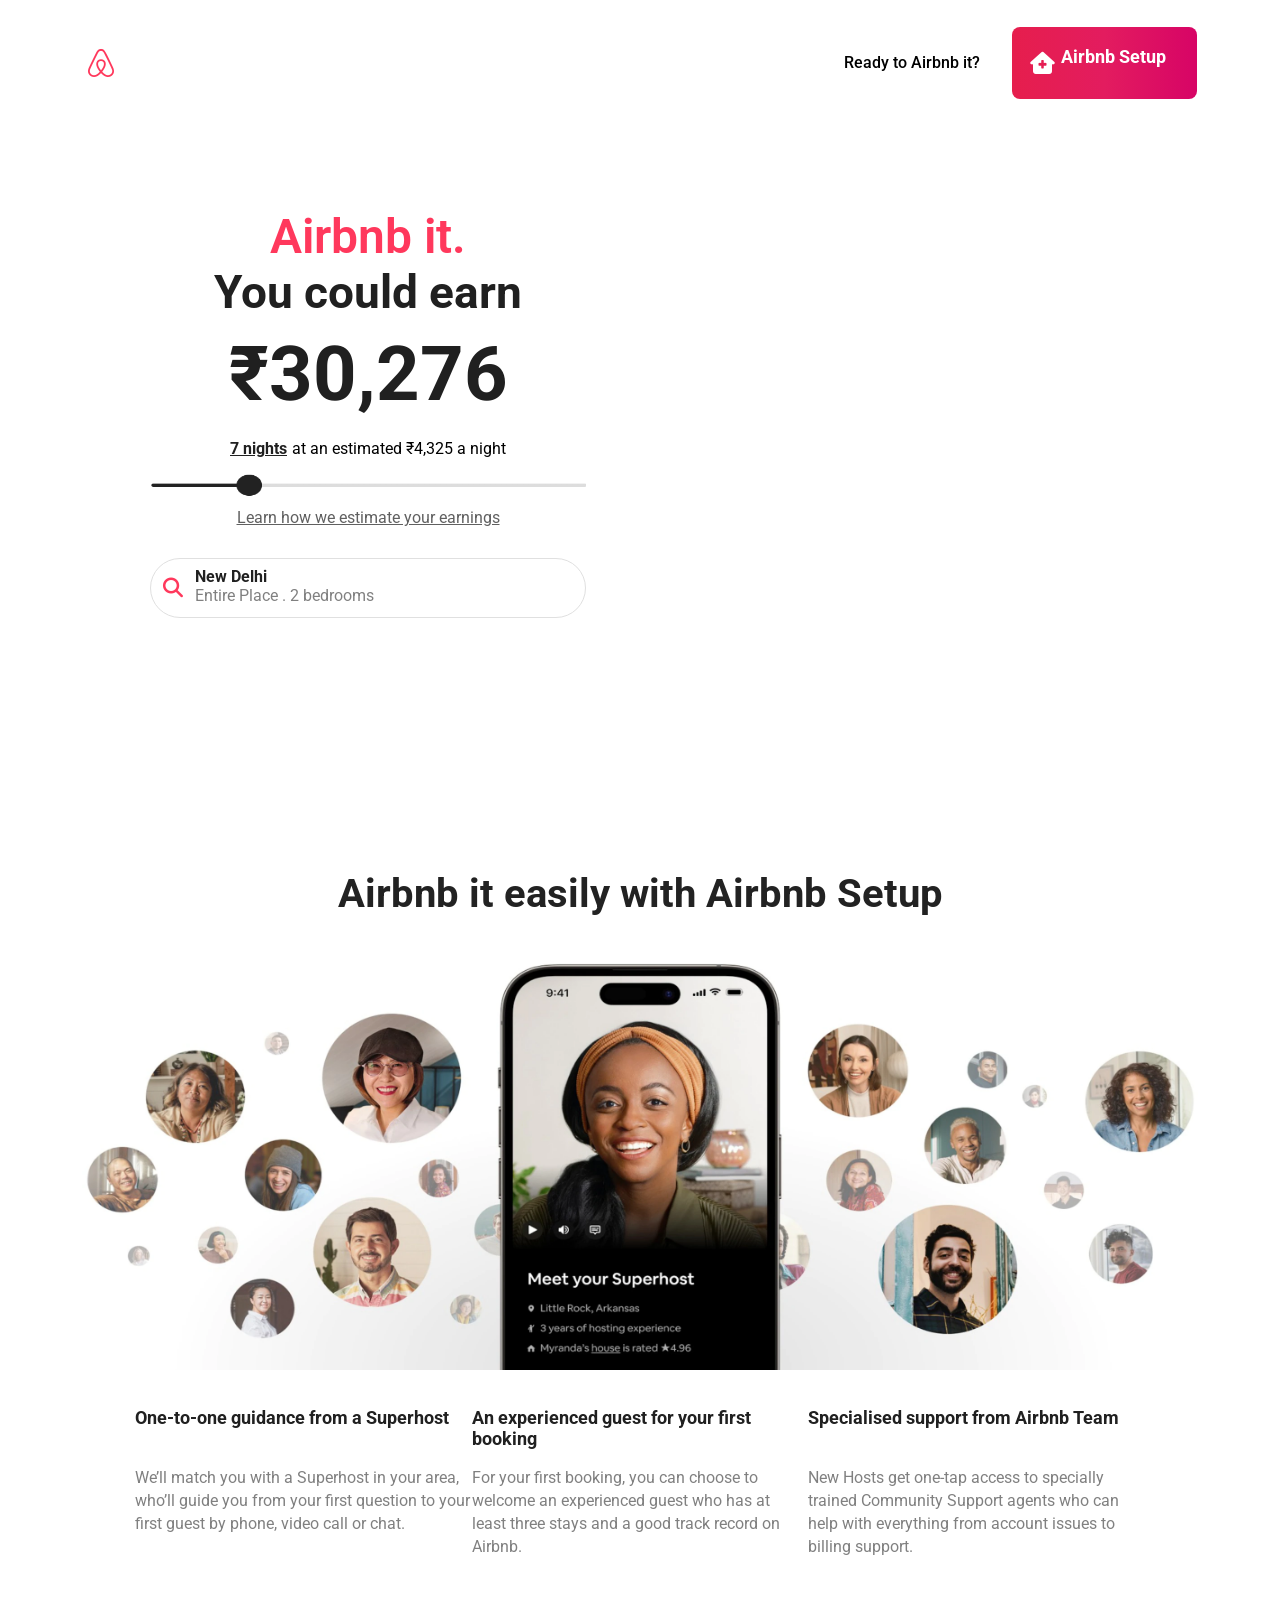
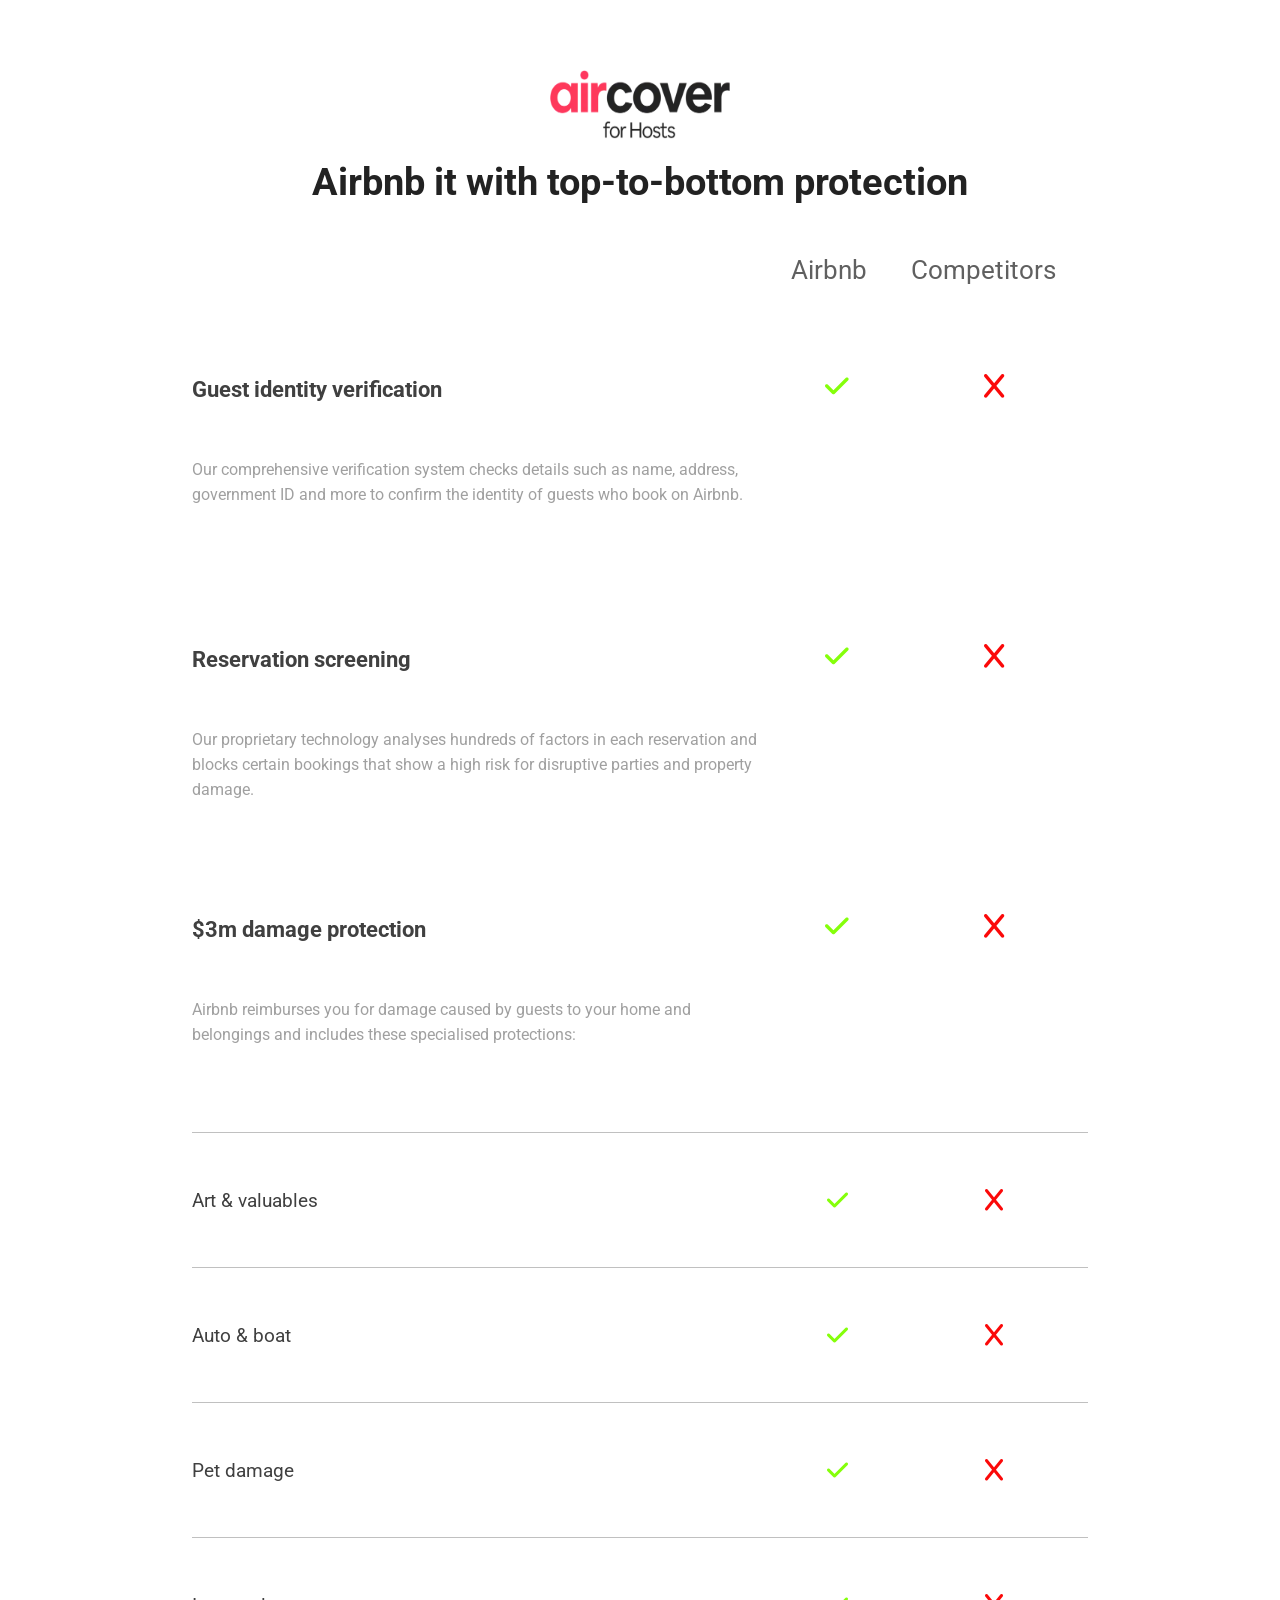
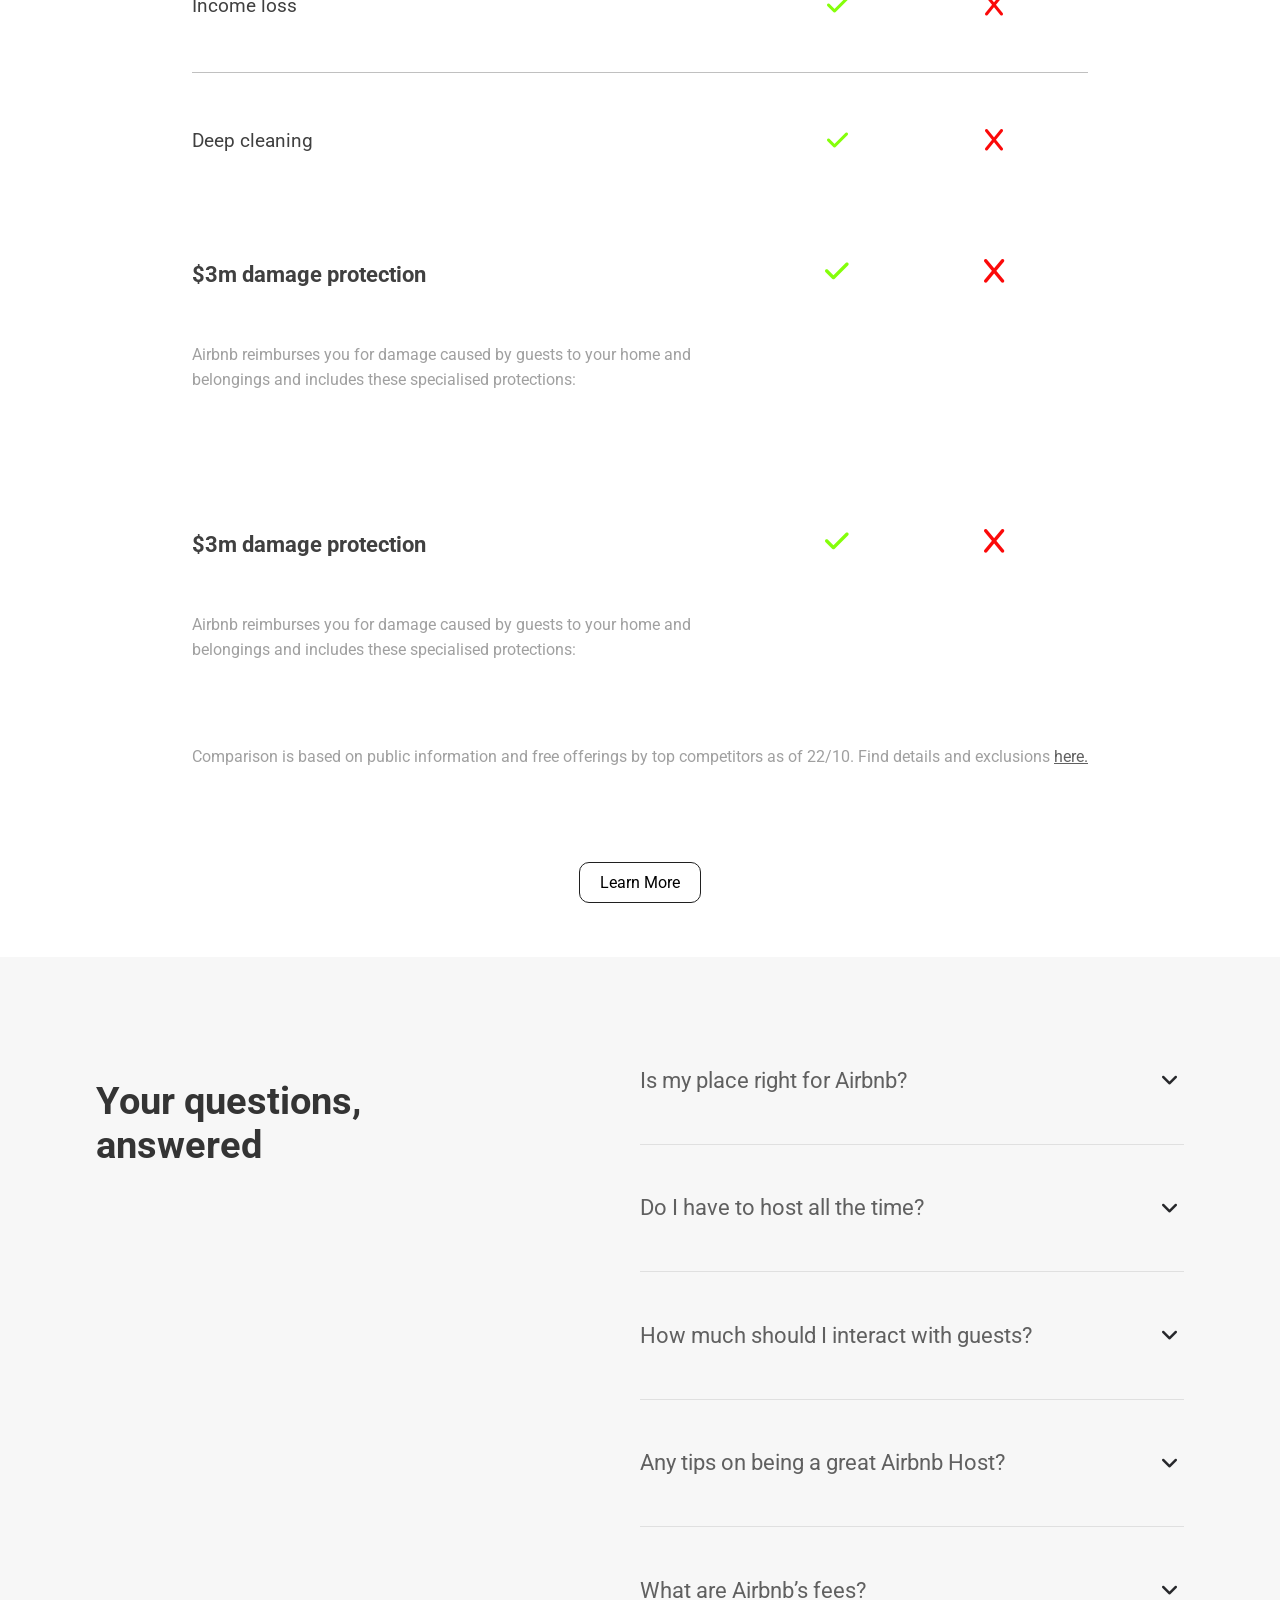
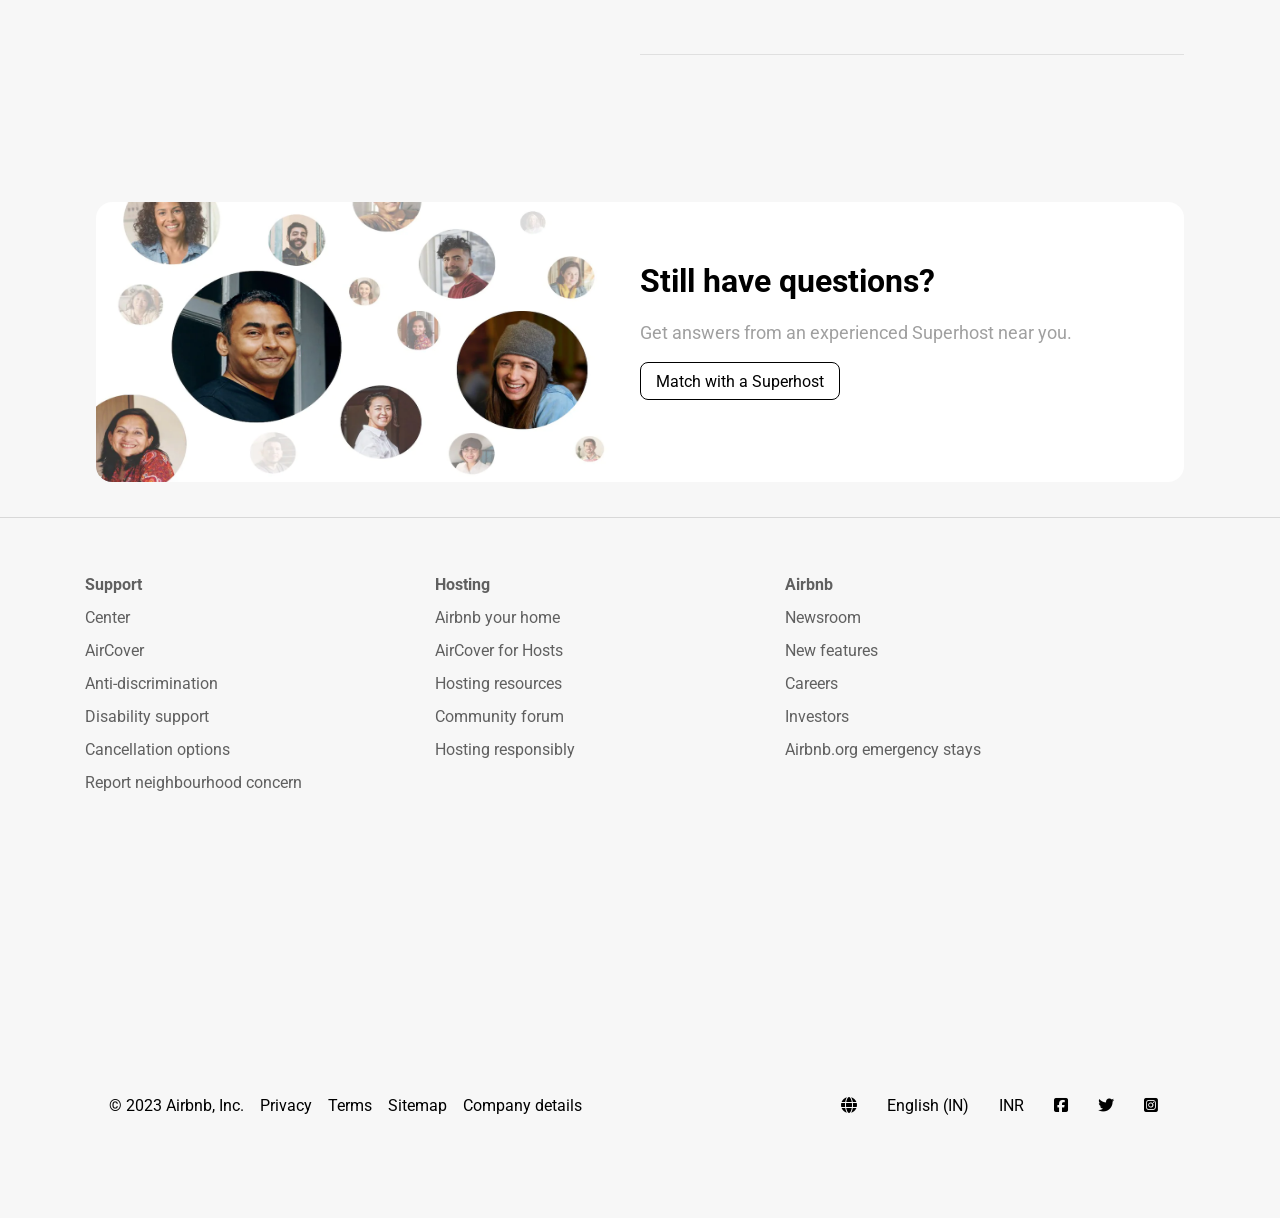
<file: Divyansh Rajpoot/index.html>
<!DOCTYPE html>
<html lang="en">
<head>
    <meta charset="UTF-8">
    <meta name="viewport" content="width=device-width, initial-scale=1.0">
    <link rel="stylesheet" href="https://cdnjs.cloudflare.com/ajax/libs/font-awesome/6.4.2/css/all.min.css" integrity="sha512-z3gLpd7yknf1YoNbCzqRKc4qyor8gaKU1qmn+CShxbuBusANI9QpRohGBreCFkKxLhei6S9CQXFEbbKuqLg0DA==" crossorigin="anonymous" referrerpolicy="no-referrer"/>
    <link rel="preconnect" href="https://fonts.googleapis.com">
    <link rel="preconnect" href="https://fonts.gstatic.com" crossorigin>
    <link href="https://fonts.googleapis.com/css2?family=Open+Sans:wght@300;400&family=Poppins:ital,wght@0,200;0,300;1,200&family=Roboto:wght@100;300;400&display=swap" rel="stylesheet"> 
    <link rel="stylesheet" href="style.css">
    <title>Airbnb your home</title>
</head>
<body>
    <div class="navigation">
            <div class="navigation-content">
                <div class="navigation-content-airLogo">
                    <a href="https://www.airbnb.co.in/">
                    <i class="fa-brands fa-airbnb fa-2xl" style="color: #ff385c;"></i>
                    </a>
                </div>

                <div class="navigation-content-Ready-Airbnb-airbnb-setup">
                    <div class="navigation-content-Ready-Airbnb">
                        <p>Ready to Airbnb it?</p>
                    </div>
                    <div class="navigation-content-airbnb-setup">
                        <div class="navigation-content-airbnb-setup_total">
                            <i class="fa-solid fa-house-medical fa-xl" style="color: #ffffff;"></i>
                            <div class="navigation-content-airbnb-setup_total-setup-text">
                                <p class="home">Airbnb Setup</p>
                            </div>
                        </div>
                    </div>
                </div>
            </div>
    </div>

    <div class="section-one">
        <div class="section-one-content">
            <div class="section-one-content-left">
                <div class="section-one-content-left-text">
                    <div class="section-one-content-left-text-row-one">Airbnb it.</div>
                    <div class="section-one-content-left-text-row-two"><h1>You could earn</h1></div>
                    <div class="section-one-content-left-text-row-three"><h1>₹30,276</h1></div>
                    <div class="section-one-content-left-text-row-four"><a href="#">7 nights</a><p>at an estimated ₹4,325 a night</p></div>
                    <div class="section-one-content-left-text-slider">
                        <img src="pics/slider.png" alt="sliderImage">
                    </div>
                    <div class="section-one-content-left-text-row-six"><a hre="#">Learn how we estimate your earnings</a></div>
                    <div class="section-one-content-left-text-bar">
                        <div class="section-one-content-left-text-bar-content">
                            <div class="section-one-content-left-text-bar-content-lens"> 
                                <i class="fa-solid fa-magnifying-glass fa-2xl" style="color: #FF385C;"></i></div>
                            <div class="section-one-content-left-text-bar-content-placeholder">
                                <p>New Delhi</p>
                                <span>Entire Place . 2 bedrooms </span>
                            </div>
                        </div>
                    </div>
                </div>
            </div>
            <div class="section-one-content-right">
                <div class="section-one-content-right-map">
                    <iframe src="https://www.google.com/maps/embed?pb=!1m18!1m12!1m3!1d448193.9581677033!2d76.76287173191625!3d28.644285683060907!2m3!1f0!2f0!3f0!3m2!1i1024!2i768!4f13.1!3m3!1m2!1s0x390cfd5b347eb62d%3A0x37205b715389640!2sDelhi!5e0!3m2!1sen!2sin!4v1696363617478!5m2!1sen!2sin" width="509" height="610" style="border:0;" allowfullscreen="" loading="lazy" referrerpolicy="no-referrer-when-downgrade" class="map"></iframe>
                </div>
            </div>
        </div>
    </div>

    <div class="section-two">
        <div class="section-two-hedding"><h1>Airbnb it easily with Airbnb Setup</h1>
        </div>
        <div class="section-two-bottom">
            <div class="section-two-banner">
                <img src="pics/pic1.webp" alt="banner">
            </div>
        </div>
        <div class="section-two-bottom-most">
            <div class="section-two-bottom-most-content">
                <div class="section-two-bottom-most-content-colums">
                    <div class="section-two-bottom-most-content-colums-top"><p>One-to-one guidance from a Superhost</p></div>
                    <div class="section-two-bottom-most-content-colums-bottom"><p>We’ll match you with a Superhost in your area, who’ll guide you from your first question to your first guest by phone, video call or chat.</p></div>
                </div>

                <div class="section-two-bottom-most-content-colums">
                    <div class="section-two-bottom-most-content-colums-top"><p>An experienced guest for your first booking</p></div>
                    <div class="section-two-bottom-most-content-colums-bottom adjust2"><p>For your first booking, you can choose to welcome an experienced guest who has at least three stays and a good track record on Airbnb.</p></div>
                </div>

                <div class="section-two-bottom-most-content-colums">
                    <div class="section-two-bottom-most-content-colums-top"><p>Specialised support from Airbnb Team</p></div>
                    <div class="section-two-bottom-most-content-colums-bottom adjust3"><p>New Hosts get one-tap access to specially trained Community Support agents who can help with everything from account issues to billing support.</p></div>
                </div>
            </div>
        </div>
    </div>

     <div class="section-three">
        <div class="section-three-content">
            <div class="section-three-content-logo">
                <img src="pics/pic2.webp"  alt="airCoverLogo">
            </div>
            <div class="section-three-content-hedding"><h1>Airbnb it with top‑to‑bottom protection</h1></div>

            <div class="section-three-content-row-airbnb-competiotrs">
                <div class="section-three-content-row-airbnb"><p>Airbnb</p></div>
                <div class="section-three-content-row-competiotrs"><p>Competitors</p></div>
            </div>
            
            <div class="section-three-content-boxes">
                <div class="section-three-content-boxes-left">
                    <div class="section-three-content-boxes-left-hedding"><h1>Guest identity verification</h1></div>
                    <div class="section-three-content-boxes-left-text">Our comprehensive verification system checks details such as name, address, government ID and more to confirm the identity of guests who book on Airbnb.</div>
                </div>
                <div class="section-three-content-boxes-right">
                    <div class="section-three-content-boxes-right-yes"><i class="fa-solid fa-check fa-xl" style="color: #85ff0a;"></i></div>
                    <div class="section-three-content-boxes-right-no">
                        <i class="fa-solid fa-x fa-xl" style="color: #fb0909;"></i></div>
                </div>
            </div>

            <div class="section-three-content-boxes">
                <div class="section-three-content-boxes-left">
                    <div class="section-three-content-boxes-left-hedding"><h1>Reservation screening</h1></div>
                    <div class="section-three-content-boxes-left-text">Our proprietary technology analyses hundreds of factors in each reservation and blocks certain bookings that show a high risk for disruptive parties and property damage.</div>
                </div>
                <div class="section-three-content-boxes-right">
                    <div class="section-three-content-boxes-right-yes"><i class="fa-solid fa-check fa-xl" style="color: #85ff0a;"></i></div>
                    <div class="section-three-content-boxes-right-no">
                        <i class="fa-solid fa-x fa-xl" style="color: #fb0909;"></i></div>
                </div>
            </div>


            <div class="section-three-content-boxes">
                <div class="section-three-content-boxes-left">
                    <div class="section-three-content-boxes-left-hedding">
                        <h1>$3m damage protection</h1></div>
                    <div class="section-three-content-boxes-left-text">
                        Airbnb reimburses you for damage caused by guests to your home and belongings and includes these specialised protections:</div>
                </div>
                <div class="section-three-content-boxes-right">
                    <div class="section-three-content-boxes-right-yes">
                        <i class="fa-solid fa-check fa-xl" style="color: #85ff0a;"></i></div>
                    <div class="section-three-content-boxes-right-no">
                        <i class="fa-solid fa-x fa-xl" style="color: #fb0909;"></i></div>
                </div>
            </div>

            <div class="section-three-content-rows-with-checks">
                <div class="section-three-content-rows-with-checks-text"><p>Art & valuables</p>
                </div>
                
                <div class="section-three-content-rows-with-checks-ticks">
                    <div class="section-three-content-rows-with-checks-yes">
                        <i class="fa-solid fa-check fa-xl" style="color: #85ff0a;"></i>
                    </div>
                    <div class="section-three-content-rows-with-checks-no">
                        <i class="fa-solid fa-x fa-xl" style="color: #fb0909;"></i>
                    </div>
                </div>
            </div>

            <div class="section-three-content-rows-with-checks">
                <div class="section-three-content-rows-with-checks-text"><p>Auto & boat</p>
                </div>
                
                <div class="section-three-content-rows-with-checks-ticks">
                    <div class="section-three-content-rows-with-checks-yes">
                        <i class="fa-solid fa-check fa-xl" style="color: #85ff0a;"></i>
                    </div>
                    <div class="section-three-content-rows-with-checks-no">
                        <i class="fa-solid fa-x fa-xl" style="color: #fb0909;"></i>
                    </div>
                </div>
            </div>

            <div class="section-three-content-rows-with-checks">
                <div class="section-three-content-rows-with-checks-text"><p>Pet damage</p>
                </div>
                
                <div class="section-three-content-rows-with-checks-ticks">
                    <div class="section-three-content-rows-with-checks-yes">
                        <i class="fa-solid fa-check fa-xl" style="color: #85ff0a;"></i>
                    </div>
                    <div class="section-three-content-rows-with-checks-no">
                        <i class="fa-solid fa-x fa-xl" style="color: #fb0909;"></i>
                    </div>
                </div>
            </div>

            <div class="section-three-content-rows-with-checks">
                <div class="section-three-content-rows-with-checks-text"><p>Income loss</p>
                </div>
                
                <div class="section-three-content-rows-with-checks-ticks">
                    <div class="section-three-content-rows-with-checks-yes">
                        <i class="fa-solid fa-check fa-xl" style="color: #85ff0a;"></i>
                    </div>
                    <div class="section-three-content-rows-with-checks-no">
                        <i class="fa-solid fa-x fa-xl" style="color: #fb0909;"></i>
                    </div>
                </div>
            </div>

            <div class="section-three-content-rows-with-checks">
                <div class="section-three-content-rows-with-checks-text"><p>Deep cleaning</p>
                </div>
                
                <div class="section-three-content-rows-with-checks-ticks">
                    <div class="section-three-content-rows-with-checks-yes">
                        <i class="fa-solid fa-check fa-xl" style="color: #85ff0a;"></i>
                    </div>
                    <div class="section-three-content-rows-with-checks-no">
                        <i class="fa-solid fa-x fa-xl" style="color: #fb0909;"></i>
                    </div>
                </div>
            </div>
             
            <div class="section-three-content-boxes">
                <div class="section-three-content-boxes-left">
                    <div class="section-three-content-boxes-left-hedding">
                        <h1>$3m damage protection</h1></div>
                    <div class="section-three-content-boxes-left-text">
                        Airbnb reimburses you for damage caused by guests to your home and belongings and includes these specialised protections:</div>
                </div>
                <div class="section-three-content-boxes-right">
                    <div class="section-three-content-boxes-right-yes">
                        <i class="fa-solid fa-check fa-xl" style="color: #85ff0a;"></i></div>
                    <div class="section-three-content-boxes-right-no">
                        <i class="fa-solid fa-x fa-xl" style="color: #fb0909;"></i></div>
                </div>
            </div>

            <div class="section-three-content-boxes">
                <div class="section-three-content-boxes-left">
                    <div class="section-three-content-boxes-left-hedding">
                        <h1>$3m damage protection</h1></div>
                    <div class="section-three-content-boxes-left-text">
                        Airbnb reimburses you for damage caused by guests to your home and belongings and includes these specialised protections:</div>
                </div>
                <div class="section-three-content-boxes-right">
                    <div class="section-three-content-boxes-right-yes">
                        <i class="fa-solid fa-check fa-xl" style="color: #85ff0a;"></i></div>
                    <div class="section-three-content-boxes-right-no">
                        <i class="fa-solid fa-x fa-xl" style="color: #fb0909;"></i></div>
                </div>
            </div>

            <div class="section-three-content-bottom-text">
                <p>Comparison is based on public information and free offerings by top competitors as of 22/10. Find details and exclusions <a href="#">here.</a></p>
            </div>

            <div class="section-three-content-bottom-footer-row">
                <div class="section-three-content-bottom-footer-button">
                    <p>Learn More</p>
                </div>
            </div>

        </div>
     </div>

     <div class="section-four">
        <div class="section-four-content">
            <div class="section-four-content-left">
                <div class="section-four-content-left-text">
                    <h1>Your questions,
                        answered</h1>
                </div>
            </div>
            <div class="section-four-content-right">
                <div class="section-four-content-right-boxes">
                    <div class="section-four-content-right-content-text">Is my place right for Airbnb?</div>
                    <div class="section-four-content-right-content-arrow">
                        <i class="fa-solid fa-angle-down" style="color: #27282b;"></i>
                    </div>
                </div>

                <div class="section-four-content-right-boxes">
                    <div class="section-four-content-right-content-text">Do I have to host all the time?</div>
                    <div class="section-four-content-right-content-arrow">
                        <i class="fa-solid fa-angle-down" style="color: #27282b;"></i>
                    </div>
                </div>

                <div class="section-four-content-right-boxes">
                    <div class="section-four-content-right-content-text">How much should I interact with guests?</div>
                    <div class="section-four-content-right-content-arrow">
                        <i class="fa-solid fa-angle-down" style="color: #27282b;"></i>
                    </div>
                </div>

                
                <div class="section-four-content-right-boxes">
                    <div class="section-four-content-right-content-text">Any tips on being a great Airbnb Host?</div>
                     <div class="section-four-content-right-content-arrow">
                        <i class="fa-solid fa-angle-down" style="color: #27282b;"></i>
                    </div>
                 </div>

                 <div class="section-four-content-right-boxes">
                    <div class="section-four-content-right-content-text">What are Airbnb’s fees?</div>
                     <div class="section-four-content-right-content-arrow">
                        <i class="fa-solid fa-angle-down" style="color: #27282b;"></i>
                    </div>
                 </div>
            </div>
        </div>
     </div>

     <div class="section-five">
        <div class="section-five-main">
            <div class="section-five-content">
                <div class="section-five-content-left">
                    <img src="pics/pic3.webp" alt="pic3">
                </div>
                <div class="section-five-content-right">
                    <div class="section-five-content-right-hedding">
                        <h1>Still have questions?</h1>
                    </div>
                    <div class="section-five-content-right-text"><p>Get answers from an experienced Superhost near you.</p></div>
                    <div class="section-five-content-right-button">Match with a Superhost</div>
                </div>
            </div>
        </div>
     </div>

    <div class="section-six-footer">
        <div class="section-six-footer-main">
            <div class="section-six-footer-main-columns">
                <ul class="list-col">
                    <li class="head"><a href="#">Support</a></li>
                    <li class="list-items"><a href="#">Center</a></li>
                    <li class="list-items"><a href="#">AirCover</a></li>
                    <li class="list-items"><a href="#">Anti-discrimination</a></li>
                    <li class="list-items"><a href="#">Disability support</a></li>
                    <li class="list-items"><a href="#">Cancellation options</a></li>
                    <li class="list-items"><a href="#">Report neighbourhood concern</a></li>
                </ul>
            </div>

            <div class="section-six-footer-main-columns">
                <ul class="list-col">
                    <li class="head"><a href="#">Hosting</a></li>
                    <li class="list-items"><a href="#">Airbnb your home</a></li>
                    <li class="list-items"><a href="#">AirCover for Hosts</a></li>
                    <li class="list-items"><a href="#">Hosting resources</a></li>
                    <li class="list-items"><a href="#">Community forum</a></li>
                    <li class="list-items"><a href="#">Hosting responsibly</a></li>
                </ul>
            </div>

            <div class="section-six-footer-main-columns">
                <ul class="list-col">
                    <li class="head"><a href="#">Airbnb</a></li>
                    <li class="list-items"><a href="#">Newsroom</a></li>
                    <li class="list-items"><a href="#">New features</a></li>
                    <li class="list-items"><a href="#">Careers</a></li>
                    <li class="list-items"><a href="#">Investors</a></li>
                    <li class="list-items"><a href="#">Airbnb.org emergency stays</a></li>
                </ul>
            </div>
        </div>
    </div>

    <div class="section-seven">
        <div class="section-seven-content">
            <div class="section-seven-content-left">
                <ul>
                    <li class="footer-items-left">© 2023 Airbnb, Inc.</li>
                    <li class="footer-items-left"><a href="#">Privacy</a></li>
                    <li class="footer-items-left"><a href="#">Terms</a></li>
                    <li class="footer-items-left"><a href="#">Sitemap</a></li>
                    <li class="footer-items-left"><a href="#">Company details</a></li>
                </ul>
            </div>
            <div class="section-seven-content-right">
                <ul>
                    <li class="footer-items-right"><i class="fa-solid fa-globe"></i></li>
                    <li class="footer-items-right"><a href="">English (IN)</a></li>
                    <li class="footer-items-right"><a href="">INR</a></li>
                    <li class="footer-items-right"><a href="https://www.facebook.com/airbnb"><i class="fa-brands fa-square-facebook"></i></a></li>
                    <li class="footer-items-right"><a href="https://twitter.com/airbnb"><i class="fa-brands fa-twitter"></i></a></li>
                    <li class="footer-items-right"><a href="https://www.instagram.com/airbnb/"><i class="fa-brands fa-square-instagram"></i></a></li>
                </ul>
            </div>
        </div>
    </div>
        

</body>
</html>





<!-- <i class="fa-brands fa-airbnb fa-2xl" style="color: #ff385c;"></i> -->
</file>
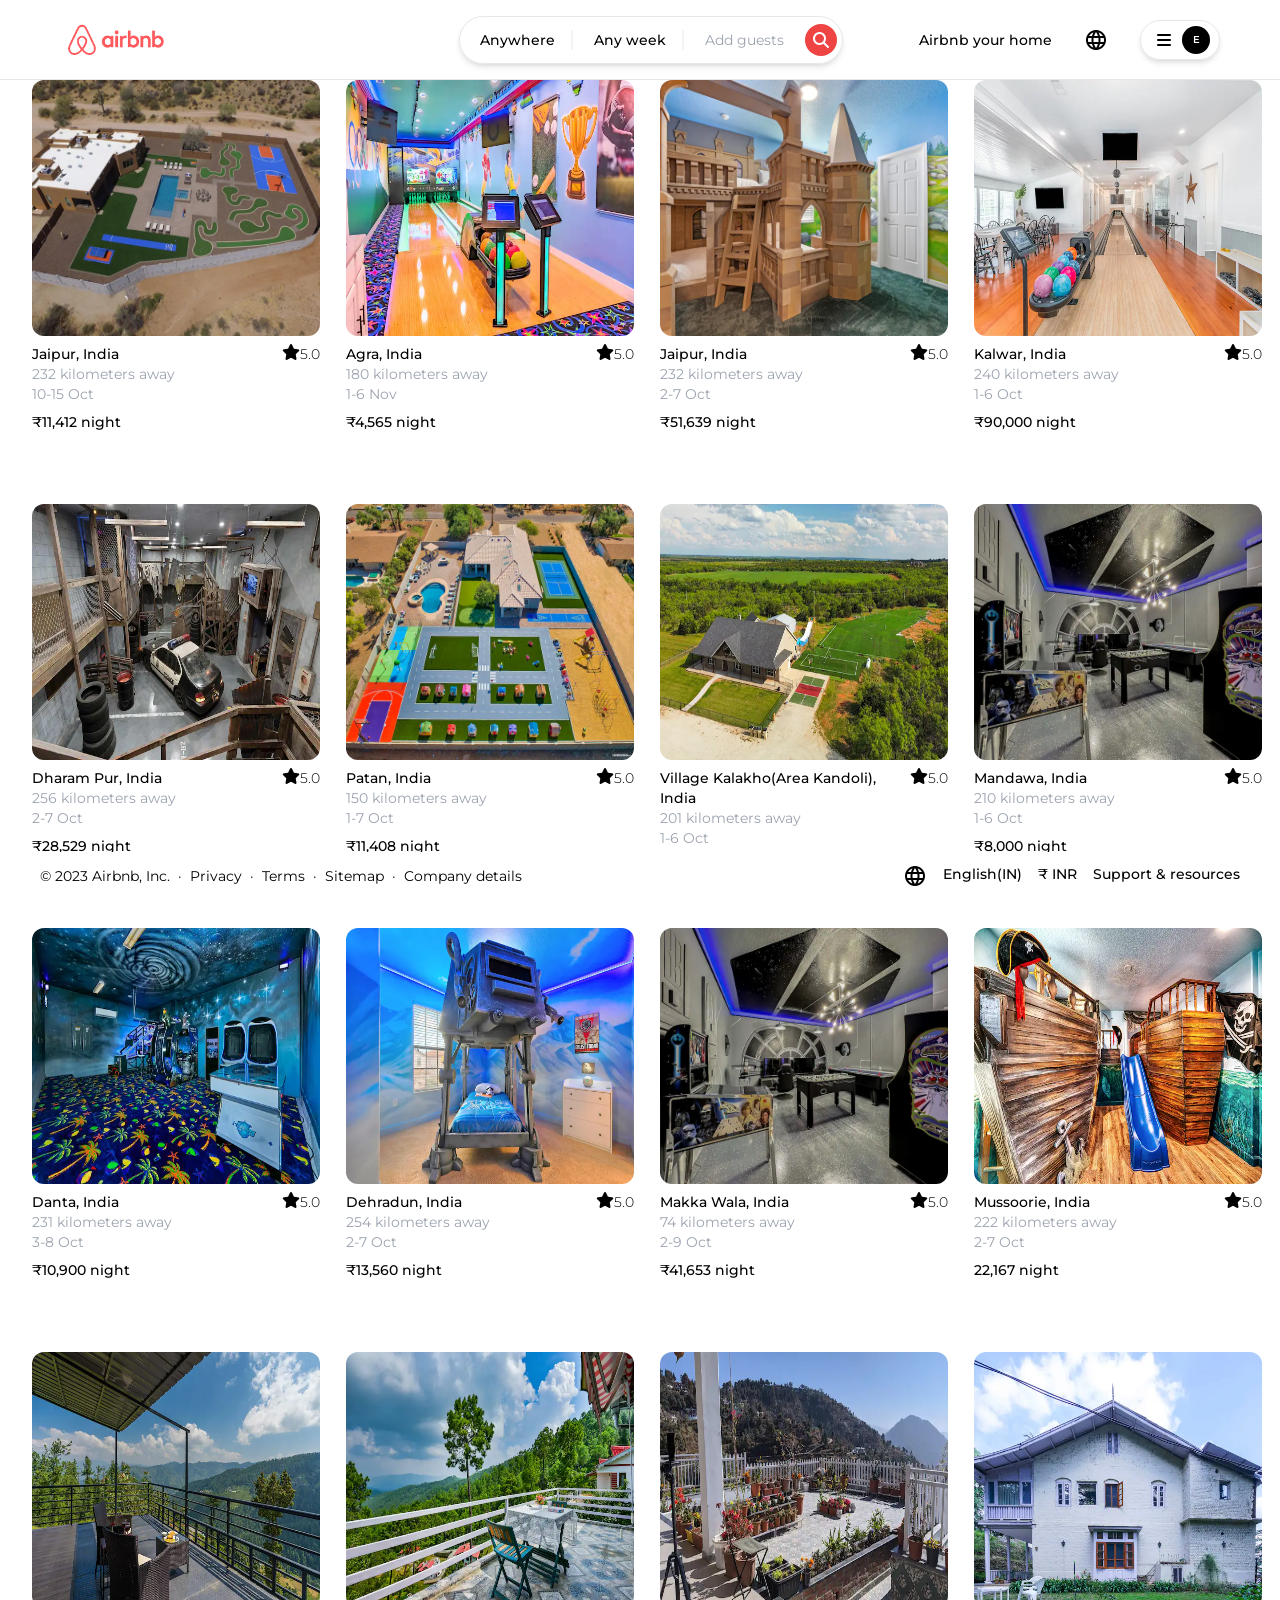
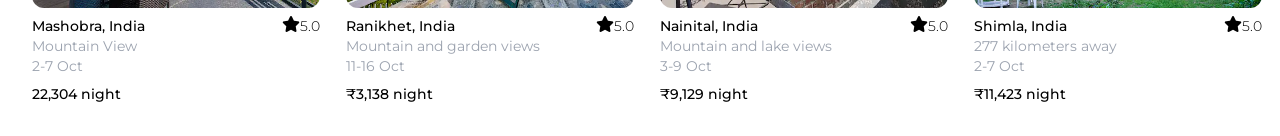
<file: play.html>
<<!DOCTYPE html>
<html lang="en">
<head>
    <meta charset="UTF-8">
    <meta http-equiv="X-UA-Compatible" content="IE=edge">
    <meta name="viewport" content="width=device-width, initial-scale=1.0">
    <title>Airbnb Clone</title>
    <link rel="stylesheet" href="style.css"/>
    <link rel="stylesheet" href="https://cdnjs.cloudflare.com/ajax/libs/font-awesome/6.4.0/css/all.min.css" integrity="sha512-iecdLmaskl7CVkqkXNQ/ZH/XLlvWZOJyj7Yy7tcenmpD1ypASozpmT/E0iPtmFIB46ZmdtAc9eNBvH0H/ZpiBw==" crossorigin="anonymous" referrerpolicy="no-referrer" />
    <link rel="stylesheet" href="https://fonts.googleapis.com/css2?family=Material+Symbols+Outlined:opsz,wght,FILL,GRAD@48,400,0,0" />
    
</head>
<body>
    
    <!-- Navbar -->
    <div class="h-screen">
        <div class="w-screen grid grid-cols-3 h-20 border-b-[1px] items-center fixed top-0 bg-white">
            <div class="pl-15">
                <img src="./airbnb-logo.png" class="h-16 w-28">
            </div>

            <div class="px-8">
                <div class="flex items-center justify-evenly rounded-full shadow-md h-12 w-96 border">
                    <button class="border-r-2 border-gray-100 px-4 text-sm font-medium">Anywhere</button>
                    <button class="border-r-2 border-gray-100 px-4 text-sm font-medium">Any week</button>
                    <button class="border-gray-100 px-4 gray-text">Add guests</button>
                    <i class="fa-solid fa-magnifying-glass bg-red-500 text-white rounded-full p-2"></i>
                </div>
            </div>
        

            <div class="flex justify-end items-center pr-15 gap-8">
                <p class="text-sm font-medium">Airbnb your home</p>
                <span class="material-symbols-outlined">language</span>
                <div class="flex justify-evenly items-center py-1.25 pr-1.25 pl-3 gap-2 rounded-full shadow-md h-10 w-20 border">
                    <i class="fa-solid fa-bars"></i>
                    <p class="bg-black text-white rounded-full w-7 h-7 text-center pt-1.5 text-[10px] font-semibold">E</p>
                </div>
            </div>
        </div>
        <div class="mt-14 mx-8 w-full ">
            <div class="grid grid-cols-4 gap-y-4 class1">
                <div class="flex flex-col h-96 w-72">
                    <img src="./play-image/play2.webp" class="rounded-xl w-72 h-64">
                    <div class="flex justify-between mt-2">
                        <p class="text-sm font-medium">Jaipur, India</p>
                        <div class="flex">
                            <i class="fa-solid fa-star"></i>
                            <p class="text-sm font-light">5.0</p>
                        </div>
                    </div>
                    <p class="gray-text">232 kilometers away</p>
                    <p class="gray-text">10-15 Oct</p>
                    <p class="text-sm font-medium mt-2">₹11,412 night</p>
                </div>

                <div class="flex flex-col h-96 w-72">
                    <img src="./play-image/play3.webp" class="rounded-xl w-72 h-64">
                    <div class="flex justify-between mt-2">
                        <p class="text-sm font-medium">Agra, India</p>
                        <div class="flex">
                            <i class="fa-solid fa-star"></i>
                            <p class="text-sm font-light">5.0</p>
                        </div>
                    </div>
                    <p class="gray-text">180 kilometers away</p>
                    <p class="gray-text">1-6 Nov</p>
                    <p class="text-sm font-medium mt-2">₹4,565 night</p>
                </div>

                <div class="flex flex-col h-96 w-72">
                    <img src="./play-image/play4.webp" class="rounded-xl w-72 h-64">
                    <div class="flex justify-between mt-2">
                        <p class="text-sm font-medium">Jaipur, India</p>
                        <div class="flex">
                            <i class="fa-solid fa-star"></i>
                            <p class="text-sm font-light">5.0</p>
                        </div>
                    </div>
                    <p class="gray-text">232 kilometers away</p>
                    <p class="gray-text">2-7 Oct</p>
                    <p class="text-sm font-medium mt-2">₹51,639 night</p>
                </div>

                <div class="flex flex-col h-96 w-72">
                    <img src="./play-image/play5.webp" class="rounded-xl w-72 h-64">
                    <div class="flex justify-between mt-2">
                        <p class="text-sm font-medium">Kalwar, India</p>
                        <div class="flex">
                            <i class="fa-solid fa-star"></i>
                            <p class="text-sm font-light">5.0</p>
                        </div>
                    </div>
                    <p class="gray-text">240 kilometers away</p>
                    <p class="gray-text">1-6 Oct</p>
                    <p class="text-sm font-medium mt-2">₹90,000 night</p>
                </div>

                <div class="flex flex-col h-96 w-72">
                    <img src="./play-image/play6.webp" class="rounded-xl w-72 h-64">
                    <div class="flex justify-between mt-2">
                        <p class="text-sm font-medium">Dharam Pur, India</p>
                        <div class="flex">
                            <i class="fa-solid fa-star"></i>
                            <p class="text-sm font-light">5.0</p>
                        </div>
                    </div>
                    <p class="gray-text">256 kilometers away</p>
                    <p class="gray-text">2-7 Oct</p>
                    <p class="text-sm font-medium mt-2">₹28,529 night</p>
                </div>

                <div class="flex flex-col h-96 w-72">
                    <img src="./play-image/play7.webp" class="rounded-xl w-72 h-64">
                    <div class="flex justify-between mt-2">
                        <p class="text-sm font-medium">Patan, India</p>
                        <div class="flex">
                            <i class="fa-solid fa-star"></i>
                            <p class="text-sm font-light">5.0</p>
                        </div>
                    </div>
                    <p class="gray-text">150 kilometers away</p>
                    <p class="gray-text">1-7 Oct</p>
                    <p class="text-sm font-medium mt-2">₹11,408 night</p>
                </div>

                <div class="flex flex-col h-96 w-72">
                    <img src="./play-image/play8.webp" class="rounded-xl w-72 h-64">
                    <div class="flex justify-between mt-2">
                        <p class="text-sm font-medium">Village Kalakho(Area Kandoli), India</p>
                        <div class="flex">
                            <i class="fa-solid fa-star"></i>
                            <p class="text-sm font-light">5.0</p>
                        </div>
                    </div>
                    <p class="gray-text">201 kilometers away</p>
                    <p class="gray-text">1-6 Oct</p>
                    <p class="text-sm font-medium mt-2">₹9,674 night</p>
                </div>

                <div class="flex flex-col h-96 w-72">
                    <img src="./play-image/play11.webp" class="rounded-xl w-72 h-64">
                    <div class="flex justify-between mt-2">
                        <p class="text-sm font-medium">Mandawa, India</p>
                        <div class="flex">
                            <i class="fa-solid fa-star"></i>
                            <p class="text-sm font-light">5.0</p>
                        </div>
                    </div>
                    <p class="gray-text">210 kilometers away</p>
                    <p class="gray-text">1-6 Oct</p>
                    <p class="text-sm font-medium mt-2">₹8,000 night</p>
                </div>

                <div class="flex flex-col h-96 w-72">
                    <img src="./play-image/play9.webp" class="rounded-xl w-72 h-64">
                    <div class="flex justify-between mt-2">
                        <p class="text-sm font-medium">Danta, India</p>
                        <div class="flex">
                            <i class="fa-solid fa-star"></i>
                            <p class="text-sm font-light">5.0</p>
                        </div>
                    </div>
                    <p class="gray-text">231 kilometers away</p>
                    <p class="gray-text">3-8 Oct</p>
                    <p class="text-sm font-medium mt-2">₹10,900 night</p>
                </div>

                <div class="flex flex-col h-96 w-72">
                    <img src="./play-image/play10.webp" class="rounded-xl w-72 h-64">
                    <div class="flex justify-between mt-2">
                        <p class="text-sm font-medium">Dehradun, India</p>
                        <div class="flex">
                            <i class="fa-solid fa-star"></i>
                            <p class="text-sm font-light">5.0</p>
                        </div>
                    </div>
                    <p class="gray-text">254 kilometers away</p>
                    <p class="gray-text">2-7 Oct</p>
                    <p class="text-sm font-medium mt-2">₹13,560 night</p>
                </div>

                <div class="flex flex-col h-96 w-72">
                    <img src="./play-image/play11.webp" class="rounded-xl w-72 h-64">
                    <div class="flex justify-between mt-2">
                        <p class="text-sm font-medium">Makka Wala, India</p>
                        <div class="flex">
                            <i class="fa-solid fa-star"></i>
                            <p class="text-sm font-light">5.0</p>
                        </div>
                    </div>
                    <p class="gray-text">74 kilometers away</p>
                    <p class="gray-text">2-9 Oct</p>
                    <p class="text-sm font-medium mt-2">₹41,653 night</p>
                </div>
                <div class="flex flex-col h-96 w-72">
                    <img src="./play-image/play12.webp" class="rounded-xl w-72 h-64">
                    <div class="flex justify-between mt-2">
                        <p class="text-sm font-medium">Mussoorie, India</p>
                        <div class="flex">
                            <i class="fa-solid fa-star"></i>
                            <p class="text-sm font-light">5.0</p>
                        </div>
                    </div>
                    <p class="gray-text">222 kilometers away</p>
                    <p class="gray-text">2-7 Oct</p>
                    <p class="text-sm font-medium mt-2">22,167 night</p>
                </div>
                <div class="flex flex-col h-96 w-72">
                    <img src="./hotel-image/Mashobra.webp" class="rounded-xl w-72 h-64">
                    <div class="flex justify-between mt-2">
                        <p class="text-sm font-medium">Mashobra, India</p>
                        <div class="flex">
                            <i class="fa-solid fa-star"></i>
                            <p class="text-sm font-light">5.0</p>
                        </div>
                    </div>
                    <p class="gray-text">Mountain View</p>
                    <p class="gray-text">2-7 Oct</p>
                    <p class="text-sm font-medium mt-2">22,304 night</p>
                </div>
                <div class="flex flex-col h-96 w-72">
                    <img src="./hotel-image/Ranikhet.webp" class="rounded-xl w-72 h-64">
                    <div class="flex justify-between mt-2">
                        <p class="text-sm font-medium">Ranikhet, India</p>
                        <div class="flex">
                            <i class="fa-solid fa-star"></i>
                            <p class="text-sm font-light">5.0</p>
                        </div>
                    </div>
                    <p class="gray-text">Mountain and garden views</p>
                    <p class="gray-text">11-16 Oct</p>
                    <p class="text-sm font-medium mt-2">₹3,138 night</p>
                </div>
                <div class="flex flex-col h-96 w-72">
                    <img src="./hotel-image/Nainital.webp" class="rounded-xl w-72 h-64">
                    <div class="flex justify-between mt-2">
                        <p class="text-sm font-medium">Nainital, India</p>
                        <div class="flex">
                            <i class="fa-solid fa-star"></i>
                            <p class="text-sm font-light">5.0</p>
                        </div>
                    </div>
                    <p class="gray-text">Mountain and lake views</p>
                    <p class="gray-text">3-9 Oct</p>
                    <p class="text-sm font-medium mt-2">₹9,129 night</p>
                </div>

                <div class="flex flex-col h-96 w-72">
                    <img src="./hotel-image/Shimla.webp" class="rounded-xl w-72 h-64">
                    <div class="flex justify-between mt-2">
                        <p class="text-sm font-medium">Shimla, India</p>
                        <div class="flex">
                            <i class="fa-solid fa-star"></i>
                            <p class="text-sm font-light">5.0</p>
                        </div>
                    </div>
                    <p class="gray-text">277 kilometers away</p>
                    <p class="gray-text">2-7 Oct</p>
                    <p class="text-sm font-medium mt-2">₹11,423 night</p>
                </div>
            </div>
        </div>
        <footer class="h-12 fixed bottom-0 w-screen bg-white flex justify-between items-center px-10">
            <div class="flex space-x-2 text-sm font-base">
                <p>© 2023 Airbnb, Inc.</p>
                <p>·</p>
                <p>Privacy</p>
                <p>·</p>
                <p>Terms</p>
                <p>·</p>
                <p>Sitemap</p>
                <p>·</p>
                <p>Company details</p>
            </div>
            <div class="flex space-x-4 text-sm font-medium">
                <span class="material-symbols-outlined">language</span>
                <p>English(IN)</p>
                <p>₹ INR</p>
                <p>Support & resources</p>
            </div>
    </footer>

</body>
</html>
</file>
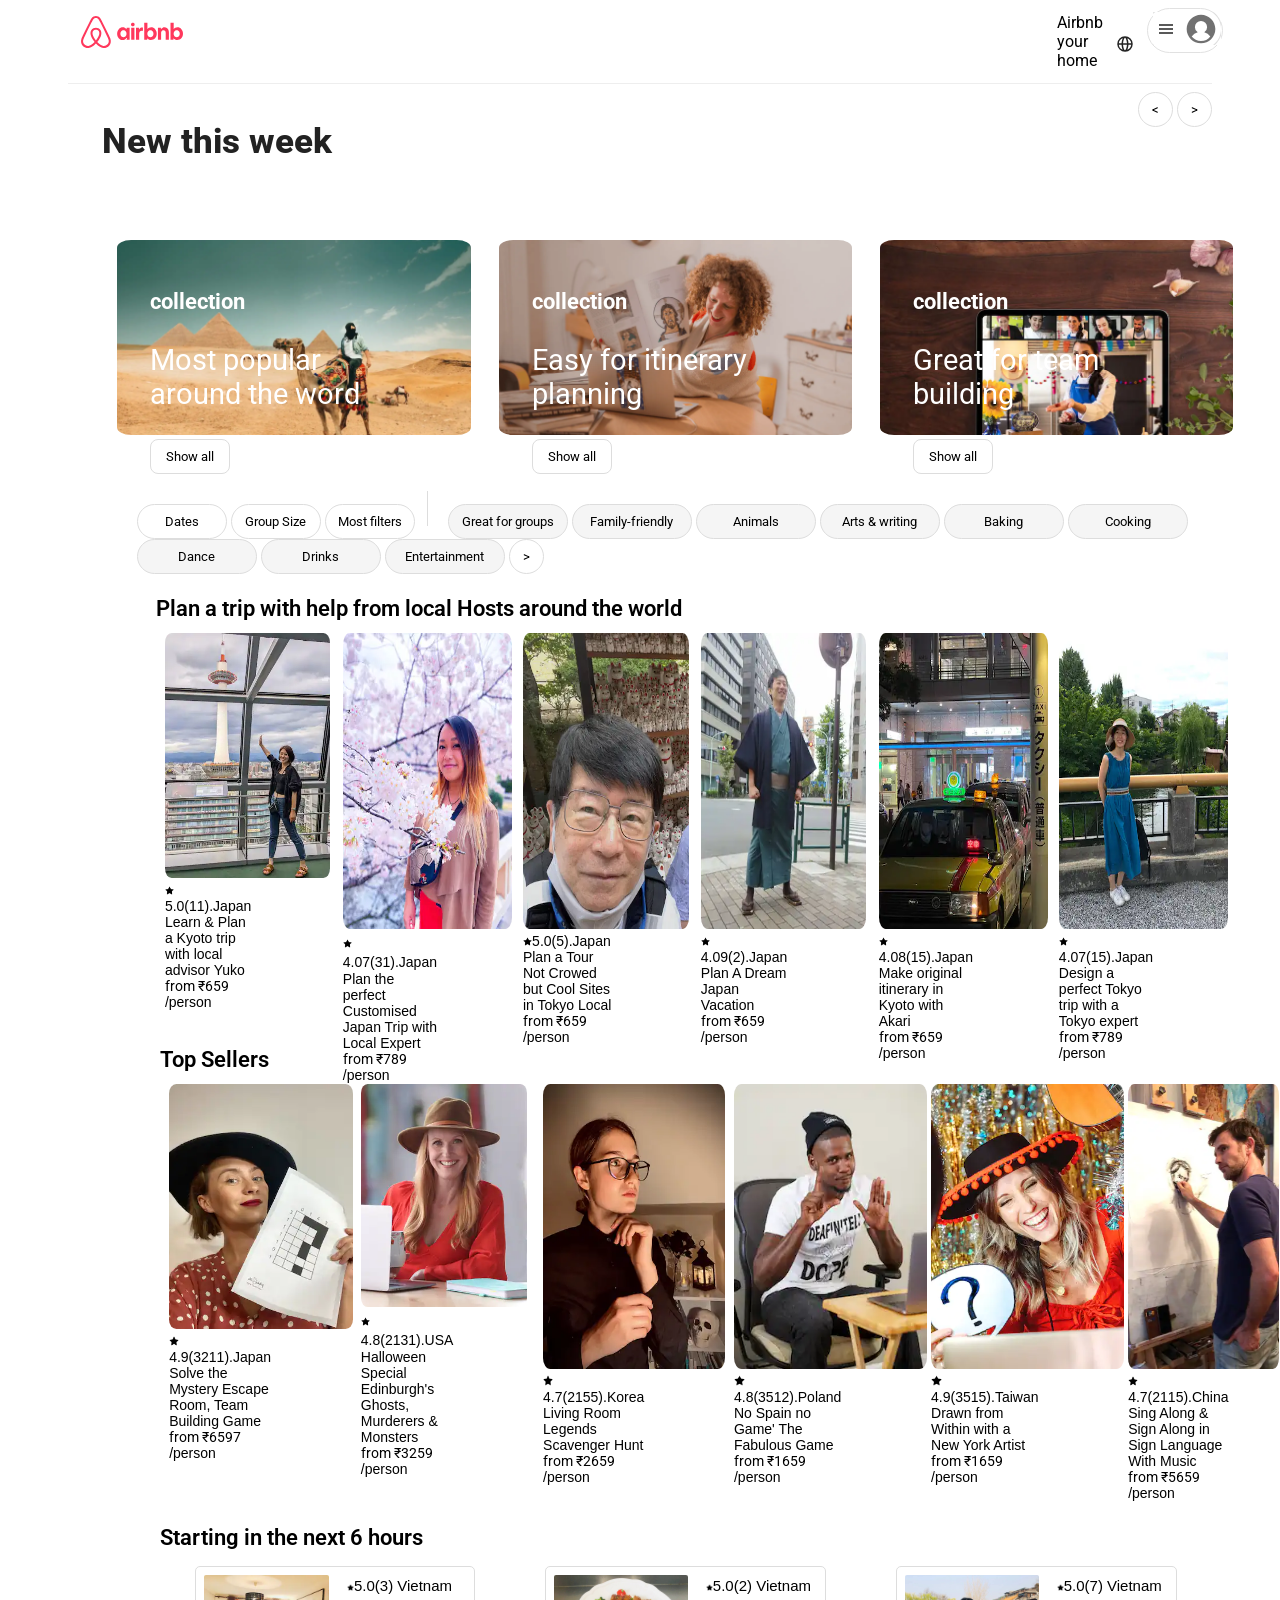
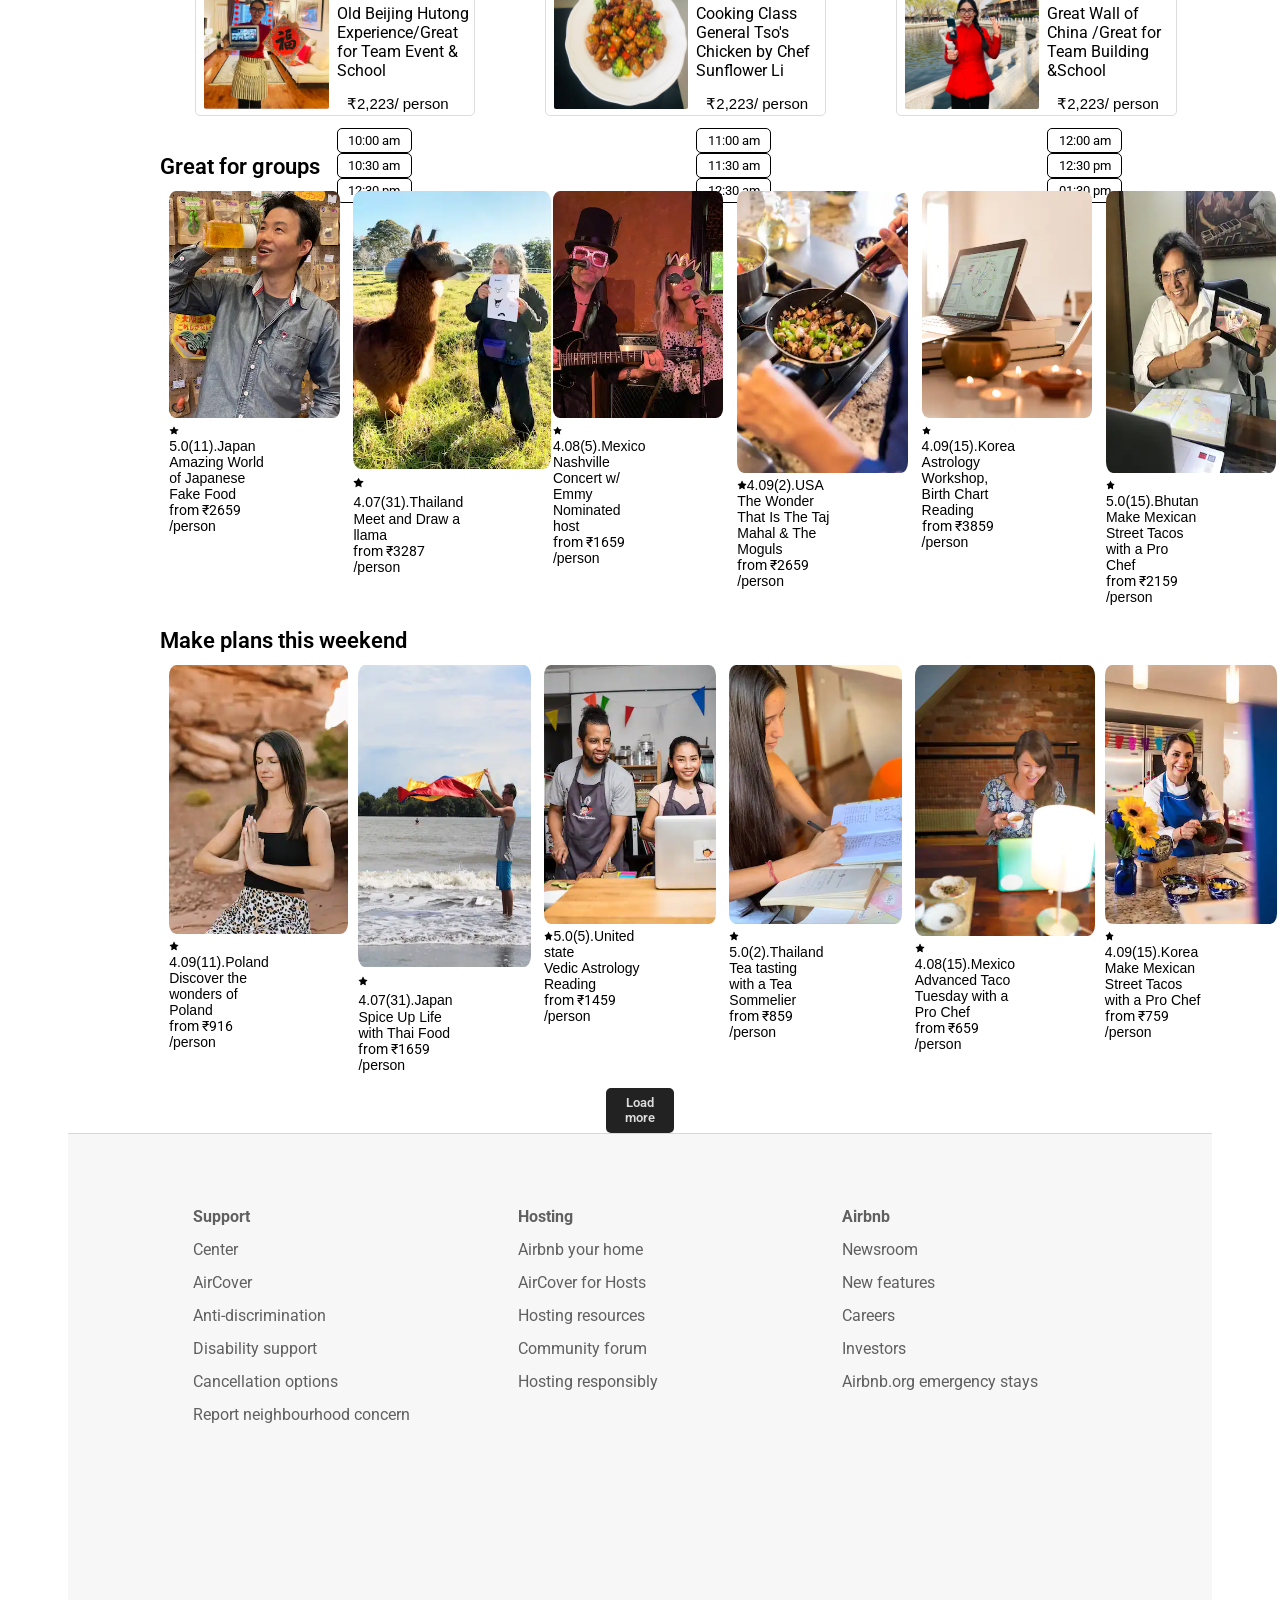
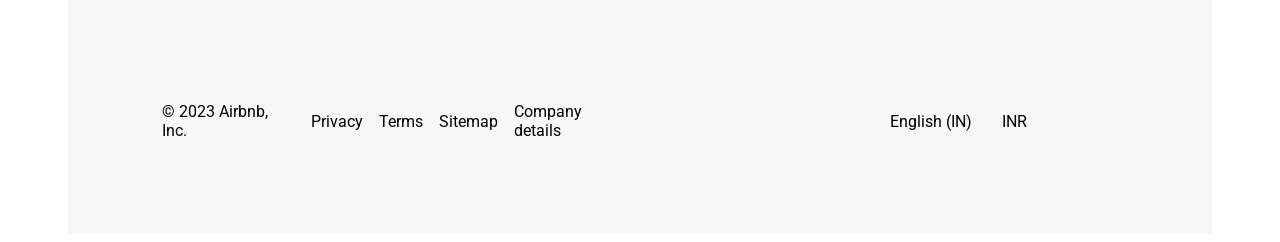
<file: Shikha/shikha.html>
<!DOCTYPE html>
<html lang="en">
<head>
    <meta charset="UTF-8">
    <meta name="viewport" content="width=device-width, initial-scale=1.0">
    <title>Online Experience</title>
    <link rel="shortcut icon" type="image/jpg" href="./logo1.png"/>
    <link rel="stylesheet"> <link rel="preconnect" href="https://fonts.googleapis.com">
    <link rel="preconnect" href="https://fonts.gstatic.com" crossorigin>
    <link href="https://fonts.googleapis.com/css2?family=Roboto:wght@300&display=swap" rel="stylesheet">
    <link rel="stylesheet" href="style.css">

</head>
<body>
    <!---------header-------->
    <div class="experince">
    <header class="header">
        <div class="logo"><img src="./Screenshot_1.png"/></div>
        
        <div class="header2">Airbnb your home
 <div class="header3">
 <img src="./Screenshot_2.png"/>
 </div>
</div>
<button class="button"><img src="./Screenshot_3.png" alt=""></button>
  
</header>
<hr>
<section class="header4">
<h1 class=" thisweek" style="color: rgb(34, 34, 34);">  New this week</h1>
<div class="arrows">
<button class="row"> < </button>
<button class="row"> > </button>
</div>
</section>

<!---------card------------->

<div class="card">
<div class="gfg">
    <img src="./camel.webp" alt="" style= "width: 125%; border-radius:4% 4%;" class="im"/>
    <div class="text-container">
        <h3>collection</h3>
        <p class=" most">Most popular around the word</p>
        <button class="Show">Show all</button>
    </div>
</div>
<div class="gfg">
    <img src="./girl.webp" alt="" style="width: 125%; border-radius:4% 4%;" class="im"/>
    <div class="text-container">
        <h3>collection</h3>
        <p class="most">Easy for itinerary planning</p>
        <button class="Show">Show all</button>
    </div>
</div>
<div class="gfg">
    <img src="./flower.webp" alt="" style= "width: 125%; border-radius:4% 4%;" class="im"/>
    <div class="text-container">
        <h3>collection</h3>
        <p class="most">Great for team building</p>
        <button class="Show">Show all</button>
    </div>
</div>
</div>
<div class="tag">
<button class="tags">Dates</button>
<button class="tags">Group Size</button>
<button class="tags">Most filters</button>
<div class="vl"></div>
<button class="tags1">Great for groups</button>
<button class="tags1">Family-friendly</button>
<button class="tags1">Animals</button>
<button class="tags1">Arts & writing</button>
<button class="tags1">Baking</button>
<button class="tags1">Cooking</button>
<button class="tags1">Dance</button>
<button class="tags1">Drinks</button>
<button class="tags1">Entertainment</button>
<button class="row"> > </button>
</div>
<div class=" plan line">
<div class="plan">
    <div class=" plantext">Plan a trip with help from local Hosts around the world </div>
    <!----------------  Plan a trip --------------->
    <div class="trip">
    <div class="people"> <img src="./people1.webp" style="width: 180%; border-radius:4% 4%;"/>
     <div class="price"><img src="./star.png" style="width:10%;">5.0(11).Japan </div>
    <div class ="price">Learn & Plan a Kyoto trip with local advisor Yuko</div>
    <div class="price"><span> from ₹659</span> /person </div>
     </div>
    <div class="people">  <img src="./people2.webp" style="width: 180%;height:78%; border-radius:4% 4%;"/>
        <span class="price"> <img src="./star.png" style="width:10%;"/>4.07(31).Japan</span>
        <div class ="price"> Plan the perfect Customised Japan Trip with Local Expert</div>
        <div class="price"><span> from ₹789</span> /person </div> </div>
    <div class="people"> <img src="./people3.webp" style="width: 180%; height:78%;border-radius:4% 4%;"/> 
        <div class="price"><img src="./star.png" style="width:10%;">5.0(5).Japan </div>
        <div class ="price">Plan a Tour Not Crowed but Cool Sites in Tokyo Local</div>
        <div class="price"><span> from ₹659</span> /person </div></div>
    <div class="people"> <img src="./people4.webp" style="width: 180%;height:78%; border-radius:4% 4%;"/>
        <div class="price"><img src="./star.png" style="width:10%;">4.09(2).Japan </div>
        <div class ="price">Plan A Dream Japan Vacation</div>
        <div class="price"><span> from ₹659</span> /person </div> </div>
    <div class="people"> <img src="./people5.webp" style="width: 180%;height:78%; border-radius:4% 4%;"/>
        <div class="price"><img src="./star.png" style="width:10%;">4.08(15).Japan </div>
        <div class ="price">Make original itinerary in Kyoto with Akari</div>
        <div class="price"><span> from ₹659</span> /person </div> </div>
    <div class="people"> <img src="./people6.webp" style="width: 180%;height:78%; border-radius:4% 4%;"/> 
        <div class="price"><img src="./star.png" style="width:10%;">4.07(15).Japan </div>
        <div class ="price"> Design a perfect Tokyo trip with a Tokyo expert</div>
        <div class="price"><span> from ₹789</span> /person </div></div>
        </div>
    </div>
    </div>
    <div class=" plantext">Top Sellers</div>
  <!-------------------------------------Top seller--------------------------------->
    <div class="trip">
        <div class="people"> <img src="./seller1.webp" style="width: 180%; border-radius:4% 4%;"/>
         <div class="price"><img src="./star.png" style="width:10%;">4.9(3211).Japan </div>
        <div class ="price">Solve the Mystery Escape Room, Team Building Game</div>
        <div class="price"><span> from ₹6597</span> /person </div>
         </div>
        <div class="people">  <img src="./seller2.webp" style="width: 180%; border-radius:4% 4%;"/>
            <span class="price"> <img src="./star.png" style="width:10%;"/>4.8(2131).USA</span>
            <div class ="price"> Halloween Special Edinburgh's Ghosts, Murderers & Monsters</div>
            <div class="price"><span> from ₹3259</span> /person </div> </div>
        <div class="people"> <img src="./seller3.webp" style="width: 180%;height:70%; border-radius:4% 4%;"/> 
            <div class="price"><img src="./star.png" style="width:10%;">4.7(2155).Korea</div>
            <div class ="price">Living Room Legends Scavenger Hunt</div>
            <div class="price"><span> from ₹2659</span> /person </div></div>
        <div class="people"> <img src="./seller4.webp" style="width: 180%; height:70%;border-radius:4% 4%;"/>
            <div class="price"><img src="./star.png" style="width:10%;">4.8(3512).Poland </div>
            <div class ="price">No Spain no Game' The Fabulous Game</div>
            <div class="price"><span> from ₹1659</span> /person </div> </div>
        <div class="people"> <img src="./seller5.webp" style="width: 180%;height:70%; border-radius:4% 4%;"/>
            <div class="price"><img src="./star.png" style="width:10%;">4.9(3515).Taiwan </div>
            <div class ="price">Drawn from Within with a New York Artist</div>
            <div class="price"><span> from ₹1659</span> /person </div> </div>
        <div class="people"> <img src="./seller6.webp" style="width: 150%;height:70%; border-radius:4% 4%;"/> 
            <div class="price"><img src="./star.png" style="width:10%;">4.7(2115).China </div>
            <div class ="price">Sing Along & Sign Along in Sign Language With Music</div>
            <div class="price"><span> from ₹5659</span> /person </div></div>
            
        </div>
        <div class=" plantext">Starting in the next 6 hours</div>
        <!----------------mini card----------->
      <div class="minicard">
      <div class="cards" style=" height:150px; width: 400px;">
        <img src="./mini1.webp" style="height: 150px; width: 150px; padding: 8px 8px; border-radius:10px; float: left;"/>
        <div class="card__wrapper">
        <div class="card__title"><img src="./star.png" style="width:6%;">5.0(3) Vietnam</div>
        <div class="card_title"> Old Beijing Hutong Experience/Great for Team Event & School</div>
        <div class="card_price"> ₹2,223/ person</div>
        <button class="card_button">10:00 am</button>
        <button class="card_button">10:30 am</button>
        <button class="card_button">12:30 pm</button>
        </div>
        </div>
        
        <div class="cards" style=" height:150px; width: 400px;">
        <img src="./mini2.jpeg" style="height: 150px; width: 150px; padding: 8px 8px; border-radius:10px; float: left;"/>
        <div class="card__wrapper">
        <div class="card__title"><img src="./star.png" style="width:6%;">5.0(2) Vietnam</div>
        <div class="card_title"> Cooking Class General Tso's Chicken by Chef Sunflower Li</div>
        <div class="card_price"> ₹2,223/ person</div>
        <button class="card_button">11:00 am</button>
        <button class="card_button">11:30 am</button>
        <button class="card_button">12:30 am</button>
        </div>
        </div>
        <div class="cards" style=" height:150px; width: 400px;">
        <img src="./mini3.jpg" style="height: 150px; width: 150px; padding: 8px 8px; border-radius:10px; float: left;"/>
        <div class="card__wrapper">
        <div class="card__title"><img src="./star.png" style="width:6%;">5.0(7) Vietnam</div>
        <div class="card_title">Great Wall of China /Great for Team Building &School</div>
        <div class="card_price"> ₹2,223/ person</div>
        <button class="card_button">12:00 am</button>
        <button class="card_button">12:30 pm</button>
        <button class="card_button">01:30 pm</button>
        </div>
        </div>
    
    </div>
    <div class=" plantext">Great for groups</div>
    <!--------------groups-------------------------------------------------------------------------------------------->
    <div class="trip">
        <div class="people"> <img src="./group1.webp" style="width: 180%; border-radius:4% 4%;"/>
         <div class="price"><img src="./star.png" style="width:10%;">5.0(11).Japan </div>
        <div class ="price">Amazing World of Japanese Fake Food</div>
        <div class="price"><span> from ₹2659</span> /person </div>
         </div>
        <div class="people">  <img src="./group2.webp" style="width: 180%;height:69%; border-radius:4% 4%;"/>
            <span class="price"> <img src="./star.png" style="width:10%;"/>4.07(31).Thailand</span>
            <div class ="price"> Meet and Draw a llama</div>
            <div class="price"><span> from ₹3287</span> /person </div> </div>
        <div class="people"> <img src="./group3.webp" style="width: 180%; border-radius:4% 4%;"/> 
            <div class="price"><img src="./star.png" style="width:10%;">4.08(5).Mexico </div>
            <div class ="price">Nashville Concert w/ Emmy Nominated host</div>
            <div class="price"><span> from ₹1659</span> /person </div></div>
        <div class="people"> <img src="./group4.webp" style="width: 180%;height:70%; border-radius:4% 4%;"/>
            <div class="price"><img src="./star.png" style="width:10%;">4.09(2).USA</div>
            <div class ="price">The Wonder That Is The Taj Mahal & The Moguls</div>
            <div class="price"><span> from ₹2659</span> /person </div> </div>
        <div class="people"> <img src="./group5.webp" style="width: 180%; border-radius:4% 4%;"/>
            <div class="price"><img src="./star.png" style="width:10%;">4.09(15).Korea </div>
            <div class ="price">Astrology Workshop, Birth Chart Reading</div>
            <div class="price"><span> from ₹3859</span> /person </div> </div>
        <div class="people"> <img src="./group6.webp" style="width: 180%; height:70%;border-radius:4% 4%;"/> 
            <div class="price"><img src="./star.png" style="width:10%;">5.0(15).Bhutan</div>
            <div class ="price"> Make Mexican Street Tacos with a Pro Chef</div>
            <div class="price"><span> from ₹2159</span> /person </div></div>
            
        </div>
        <!-----------------------------------Weekend---------------------------------------------------------->
        <div class=" plantext">Make plans this weekend</div>
        <div class="trip">
            <div class="people"> <img src="./weekend 1.webp" style="width: 180%; border-radius:4% 4%;"/>
             <div class="price"><img src="./star.png" style="width:10%;">4.09(11).Poland </div>
            <div class ="price">Discover the wonders of Poland</div>
            <div class="price"><span> from ₹916</span> /person </div>
             </div>
            <div class="people">  <img src="./weeknd2.webp" style="width: 180%;height:78%; border-radius:4% 4%;"/>
                <span class="price"> <img src="./star.png" style="width:10%;"/>4.07(31).Japan</span>
                <div class ="price">Spice Up Life with Thai Food</div>
                <div class="price"><span> from ₹1659</span> /person </div> </div>
            <div class="people"> <img src="./weekend3.webp" style="width: 180%; border-radius:4% 4%;"/> 
                <div class="price"><img src="./star.png" style="width:10%;">5.0(5).United state</div>
                <div class ="price">Vedic Astrology Reading</div>
                <div class="price"><span> from ₹1459</span> /person </div></div>
            <div class="people"> <img src="./weekend4.webp" style="width: 180%; border-radius:4% 4%;"/>
                <div class="price"><img src="./star.png" style="width:10%;">5.0(2).Thailand</div>
                <div class ="price">Tea tasting with a Tea Sommelier</div>
                <div class="price"><span> from ₹859</span> /person </div> </div>
            <div class="people"> <img src="./weekend5.webp" style="width: 180%; border-radius:4% 4%;"/>
                <div class="price"><img src="./star.png" style="width:10%;">4.08(15).Mexico </div>
                <div class ="price">Advanced Taco Tuesday with a Pro Chef</div>
                <div class="price"><span> from ₹659</span> /person </div> </div>
            <div class="people"> <img src="./weekend6.webp" style="width: 180%; border-radius:4% 4%;"/> 
                <div class="price"><img src="./star.png" style="width:10%;">4.09(15).Korea </div>
                <div class ="price">Make Mexican Street Tacos with a Pro Chef</div>
                <div class="price"><span> from ₹759</span> /person </div></div>
                
            </div>
            <!---------------------------------------------------button------------------------------------------------->
            <div class="loadmore">   
          <button class="load">Load more</button>
            </div>
            <div class="section-six-footer">
                <div class="section-six-footer-main">
                    <div class="section-six-footer-main-columns">
                        <ul class="list-col">
                            <li class="head"><a href="#">Support</a></li>
                            <li class="list-items"><a href="https://www.airbnb.co.in/help/?audience=guest">Center</a></li>
                            <li class="list-items"><a href="https://www.airbnb.co.in/help/article/3218">AirCover</a></li>
                            <li class="list-items"><a href="https://www.airbnb.co.in/against-discrimination">Anti-discrimination</a></li>
                            <li class="list-items"><a href="https://www.airbnb.co.in/accessibility">Disability support</a></li>
                            <li class="list-items"><a href="https://www.airbnb.co.in/help/article/2701">Cancellation options</a></li>
                            <li class="list-items"><a href="https://www.airbnb.co.in/help/article/3290">Report neighbourhood concern</a></li>
                        </ul>
                    </div>
        
                    <div class="section-six-footer-main-columns">
                        <ul class="list-col">
                            <li class="head"><a href="#">Hosting</a></li>
                            <li class="list-items"><a href="https://www.airbnb.co.in/host/homes?from_footer=1">Airbnb your home</a></li>
                            <li class="list-items"><a href="https://www.airbnb.co.in/aircover-for-hosts">AirCover for Hosts</a></li>
                            <li class="list-items"><a href="https://www.airbnb.co.in/resources/hosting-homes">Hosting resources</a></li>
                            <li class="list-items"><a href="https://community.withairbnb.com/t5/Community-Center/ct-p/community-center">Community forum</a></li>
                            <li class="list-items"><a href="https://www.airbnb.co.in/help/article/1380">Hosting responsibly</a></li>
                        </ul>
                    </div>
        
                    <div class="section-six-footer-main-columns">
                        <ul class="list-col">
                            <li class="head"><a href="#">Airbnb</a></li>
                            <li class="list-items"><a href="https://news.airbnb.com/">Newsroom</a></li>
                            <li class="list-items"><a href="https://www.airbnb.co.in/release">New features</a></li>
                            <li class="list-items"><a href="https://careers.airbnb.com/">Careers</a></li>
                            <li class="list-items"><a href="https://investors.airbnb.com/home/default.aspx">Investors</a></li>
                            <li class="list-items"><a href="https://www.airbnb.org/?locale=en">Airbnb.org emergency stays</a></li>
                        </ul>
                    </div>
                </div>
            </div>
        
            <div class="section-seven">
                <div class="section-seven-content">
                    <div class="section-seven-content-left">
                        <ul>
                            <li class="footer-items-left">© 2023 Airbnb, Inc.</li>
                            <li class="footer-items-left"><a href="https://www.airbnb.co.in/help/article/2855">Privacy</a></li>
                            <li class="footer-items-left"><a href="https://www.airbnb.co.in/help/article/2908">Terms</a></li>
                            <li class="footer-items-left"><a href="https://www.airbnb.co.in/sitemaps/v2">Sitemap</a></li>
                            <li class="footer-items-left"><a href="https://www.airbnb.co.in/about/company-details">Company details</a></li>
                        </ul>
                    </div>
                    <div class="section-seven-content-right">
                        <ul>
                            <li class="footer-items-right"><i class="fa-solid fa-globe"></i></li>
                            <li class="footer-items-right"><a href="">English (IN)</a></li>
                            <li class="footer-items-right"><a href="">INR</a></li>
                            <li class="footer-items-right"><a href="https://www.facebook.com/airbnb"><i class="fa-brands fa-square-facebook"></i></a></li>
                            <li class="footer-items-right"><a href="https://twitter.com/airbnb"><i class="fa fa-twitter" aria-hidden="true"></i></a></li>
                            <li class="footer-items-right"><a href="https://www.instagram.com/airbnb/"><i class="fa-brands fa-square-instagram"></i></a></li>
                        </ul>
                    </div>
                </div>
            </div>
 
</div>
</body>
</html>
</file>
<file: Divyansh Rajpoot/style.css>
*{
    margin: 0px;
    padding: 0px;
    font-family: Roboto, Helvetica Neue, sans-serif;
    box-sizing: border-box;
}

a{
    text-decoration: none;
    color: inherit;
}

body{
    /* height: 6500px; */
    background-color: aquamarine;
    /* position: relative; */
    font-family: Circular, -apple-system, BlinkMacSystemFont, Roboto, Helvetica Neue, sans-serif;
}

.navigation{
    width: 100%;
    height: 14vh;
    display: flex;
    position: fixed;
    top: 0px;
    align-items: center;
    background-color: white;
    justify-content: center;
    /* border: 2px solid red; */
}

.navigation-content{
    width: 87%;
    height: 8vh;
    display: flex;
    justify-content: space-between;
    /* border: 2px solid purple; */
}

.navigation-content-airLogo{
    height: 100%;
    width: 35px;
    display: flex;
    align-items: center;
    justify-content: center;
    /* border: 2px solid red; */
}

.navigation-content-Ready-Airbnb-airbnb-setup{
    height: 100%;
    display: flex;
    width: fit-content;
    /* border: 2px solid black; */
}

.navigation-content-Ready-Airbnb{
    width: 200px;
    height: 100%;
    line-height: 8vh;
    font-weight: 500;
    text-align: center;
    /* border: 2px solid green; */
}

.navigation-content-airbnb-setup{
    width: 185px;
    height: 100%;
    /* padding: 12px 24px; */
    border-radius: 8px;
    display: flex;
    align-items: center;
    justify-content: center;
    /* display: inline-block; */
    text-decoration: none;
    text-align: center;
    cursor: pointer;
    margin: 0px;
    color: white;
    background: linear-gradient(to right,#E61E4D 0%,#E31C5F 50%,#D70466 100%);
    /* outline: none; */
    /* touch-action: manipulation; */
    background-color: rgb(217,7,100);
    /* line-height: 1.5rem; */
    font-size: 1.125rem;
    transition: box-shadow 0.2s cubic-bezier(0.2,0,0,1), -ms-transform 0.1s cubic-bezier(0.2,0,0,1);, -webkit-transform 0.1s cubic-bezier(0.2,0,0,1), transform 0.1s cubic-bezier(0.2,0,0,1);;
    -webkit-tap-highlight-color: transparent; 
}

.navigation-content-airbnb-setup_total{
    width: 80%;
    display: flex;
    height: 70%;
    /* border: 1px solid white; */
}

.navigation-content-airbnb-setup_total i{
    display: flex;
    font-size: 22px;
    align-items: center;
    justify-content: center;
}

.navigation-content-airbnb-setup_total-setup-text{
    line-height: 2rem;
    font-size: 18px;
    font-weight: bold;
    text-align: right;
    padding-left: 6px;
    /* border: 1px solid greenyellow; */
    line-height: 38px;
}

.section-one{
    width: 100%;
    height: 700px;
    display: flex;
    margin-top: 60px;
    align-items: center;
    justify-content: center;
    background-color: white;
    /* border: 2px solid rebeccapurple; */
}

.section-one-content{
    width: 85%;
    /* height: 100%; */
    display: flex;
    padding-top: 50px;
    /* border: 2px solid greenyellow; */
}

.section-one-content-left{
    width: 50%;
    height: 100%;
    display: flex;
    padding-top: 40px;
    justify-content: center;
    align-items: center;    
    /* border:2px solid red; */
}

.section-one-content-right{
    width: 50%;
    height: 100%;
    /* border:2px solid blue; */
}

.section-one-content-left-text{
    width: 80%;
    height: 70%;
    margin-top: 40px;
    /* border: 2px solid red; */
}

.section-one-content-left-text-row-one{
  color: #FF385C;
  font-size: 48px;
  font-weight: 600;
  text-align: center;
  /* border: 2px solid rgb(225,56,92); */
}

.section-one-content-left-text-row-two{
    font-size: 23px;
    font-weight: 600;
    text-align: center;
    color: rgb(32,32,32);
    /* border: 2px solid rgb(225,56,92); */
}

.section-one-content-left-text-row-three{
    font-size: 38px;
    font-weight: 600;
    margin-top: 10px;
    text-align: center;
    color: rgb(32,32,32);
    /* border: 2px solid rgb(225,56,92); */
}

.section-one-content-left-text-row-four{
    display: flex;    
    gap: 5px;
    margin-top: 20px;
    /* border: 2px solid red; */
    justify-content: center;
}

.section-one-content-left-text-row-four a{
    text-decoration: underline;
    font-weight: bold;
    color: rgb(32,32,32);
}

.section-one-content-left-text-slider{
    height: 50px;
    padding-top: 10px;
    /* border: 2px solid red; */
}

.section-one-content-left-text-slider img{
    height: 100%;
    width: 100%;
}



.section-one-content-left-text-row-six{
    height: 30px;
    text-decoration: underline;
    text-align: center;
    /* border: 2px solid greenyellow; */
    color: rgb(96,96,96);
}

.section-one-content-left-text-bar{
    height: 60px;
    margin-top: 20px;
    /* border: 2px solid rebeccapurple; */
}

.section-one-content-left-text-bar-content{
    width: 100%;
    height: 100%;
    display: flex;
    cursor: pointer;
    border: 1.5px solid rgb(224,224,224);
    color: rgb(224,224,224);
    border-radius: 30px;
}

.section-one-content-left-text-bar-content-lens{
    width: 10%;
    height: 100%;
    display: flex;
    font-size: 10px;
    align-items: center;
    justify-content: center;
    /* border: 1px solid red; */
}

.section-one-content-left-text-bar-content-lens i{
   
}

.section-one-content-left-text-bar-content-placeholder{
    width: 90%;
    height: 80%; 
    margin-top: 8px;
    /* background-color: antiquewhite; */
}

.section-one-content-left-text-bar-content-placeholder p{
    color: rgb(32,32,32);
    font-weight: bold;
}

.section-one-content-left-text-bar-content-placeholder span{
    color: rgb(128,128,128);
    padding-top: 10px;
    overflow: hidden;
}
/* ........................... */

.section-one-content-right-map{
  width: 100%;
  height: 100%;
  background-color: white;
}

.map{
    /* padding-top: 90px; */
    border-radius: 16px;
}

.section-two{
    width: 100%;
    /* height: 1500px; */
    background-color: white;
    /* border: 2px solid red; */
}

.section-two-hedding{
    width: 100%;
    height: 200px;
    font-size: 20px;
    padding-top: 110px;
    text-align: center;
    color: rgb(34,34,34);
    background-color: white;
    /* border: 2px solid pink; */
}

.section-two-bottom{
    width: 100%;
    height: 410px;
    display: flex;
    align-items: center;
    justify-content: center;
}


.section-two-banner{
    width: 90%;
    height: 100%;
}

.section-two-banner img{
    width: 100%;
    height: 100%;
}

@media only screen and (min-width: 768px){
    .section-two{
        
    }
}

.section-two-bottom-most{
    width: 100%;
    height: 300px;
    display: flex;
    align-items: center;
    justify-content: center;
    /* background-color: #E61E4D; */
    border: 2px solid white;
}    

.section-two-bottom-most-content{
    width: 80%;
    height: 100%;
    display: flex;
    align-items: center;
    justify-content: center;
    /* border: 2px solid yellow; */
}

.section-two-bottom-most-content-colums{
    width: 33%;
    height: 100%;
    /* border: 2px solid aqua; */
}

.section-two-bottom-most-content-colums-top{
    width: 100%;
    height: 20%;
    font-size: 18px;
    font-weight: bold;
    margin-top: 35px;
    color: rgb(32,32,32);
}

.section-two-bottom-most-content-colums-bottom{
    width: 100%;
    height: 70%;
    margin-top: 0px;
    line-height: 23px;
    color: rgb(128,128,128);
}

.adjust2{
    padding-right: 11px;
}

.adjust3{
    padding-right: 20px;
}

.section-three{
    width: 100%;
    /* height: 2000px; */
    background-color: white;
    /* border: 2px solid palevioletred; */
}

.section-three-content{
    width:70%;
    height: 100%;
    margin: auto;
    /* border: 2px solid yellow; */
}

.section-three-content-logo{
    width: 100%;
    height: 74px;
    display: flex;
    align-items: center;
    justify-content: center;
    /* border: 2px solid ghostwhite */
}

.section-three-content-logo img{
    width: 180px;
    height: 100%;
    /* border: 2px solid ghostwhite */
}

.section-three-content-hedding{
    width: 100%;
    height: 74px;
    font-size: larger;
    display: flex;
    color: rgb(34,34,34);
    align-items: center;
    justify-content: center;
    border: 2px solid white;
    text-align: center;
}

.section-three-content-row-airbnb-competiotrs{
    width: 100%;
    height: 104px;
    display: flex;
    align-items: center;
    /* border: 2px solid greenyellow; */
}

.section-three-content-row-airbnb{
    width: 80%;
    height: 100%;
    font-size: 26px;
    display: flex;
    padding-right: 40px;
    align-items: center;
    justify-content: right;
    border: 2px solid white;
    color: rgb(96,96,96);
}

.section-three-content-row-competiotrs{
    width: 20%;
    height: 100%;
    font-size: 26px;
    display: flex;
    align-items: center;
    border: 2px solid white;
    color: rgb(96,96,96);
}

.section-three-content-boxes{
    width: 100%;
    height: 30vh;
    display: flex;
    background-color: white;
}

.section-three-content-boxes-left{
    width: 65%;
    height: 100%;
    /* border: 2px solid white; */
}

.section-three-content-boxes-left-hedding{
    width: 100%;
    height: 50%;
    font-size: 11px;
    display: flex;
    align-items: center;
    font-weight: bold;
    color: rgb(64,64,64);
    /* border: 2px solid whitesmoke; */
}

.section-three-content-boxes-left-text{
    line-height: 25px;
    padding-right: 10px;
    color: rgb(160,160,160);
}


.section-three-content-boxes-right{
    width: 35%;
    height: 100%;
    display: flex;
    /* border: 2px solid orange; */
}

.section-three-content-boxes-right-yes i{
   font-size: 27px;
}

.section-three-content-boxes-right-yes{
    width: 40%;
    height: 48%;
    display: flex;
    align-items: center;
    justify-content: center;
    /* border: 2px solid greenyellow; */
}

.section-three-content-boxes-right-no{
    width: 60%;
    height: 48%;
    display: flex;
    align-items: center;
    justify-content: center;
    /* border: 2px solid greenyellow; */
}

.section-three-content-boxes-right-no i{
    font-size: 27px;
}

.section-three-content-rows-with-checks{
    width: 100%;
    height: 15vh;
    display: flex;
    background-color: white;
    border-top: 1px solid rgb(192,192,192);
    /* border: 2px solid yellow; */
}

.section-three-content-rows-with-checks-text{
    width: 65%;
    height: 100%;
    font-size: larger;
    display: flex;
    align-items: center;
    justify-content: left;
    color: rgb(64,64,64);
    /* border-top: 2px solid rgb(192,192,192); */
    background-color: white;
    /* border: 2px solid wheat; */
}

.section-three-content-rows-with-checks-ticks{
    width: 35%;
    height: 100%;
    display: flex;
}

.section-three-content-rows-with-checks-yes{
    width: 40%;
    height: 100%;
    display: flex;
    align-items: center;
    justify-content: center;
}

.section-three-content-rows-with-checks-no{
    width: 60%;
    height: 100%;
    display: flex;
    align-items: center;
    justify-content: center;
}

.section-three-content-bottom-text{
    width: 100%;
    height: 60px;
    color: rgb(160,160,160);
    background-color: white;
}

.section-three-content-bottom-text a{
    color: rgb(96,96,96);
    text-decoration: underline;
}

.section-three-content-bottom-footer-row{
    width: 100%;
    height: 150px;
    display: flex;
    align-items: center;
    justify-content: center;
    background-color: white;
    /* border: 2px solid greenyellow; */
}

.section-three-content-bottom-footer-button{
    padding: 10px 20px;
    display: flex;
    align-items: center;
    justify-content: center;
    border-radius: 10px;
    border: 1px solid rgb(32,32,32);
}

.section-three-content-bottom-footer-button:hover{
    background-color: rgba(210,210,210,0.2);
}

.section-four{
    width: 100%;
    height: 90vh;
    display: flex;
    align-items: center;
    justify-content: center;
    background-color: rgb(247,247,247);
    /* border: 2px solid red; */
}

.section-four-content{
    width: 85%;
    height: 100%;
    display: flex;
    align-items: center;
    justify-content: center;
    /* border: 2px solid black; */
}

.section-four-content-left{
    width: 50%;
    height: 70%;
    padding-right: 190px;
    /* border: 2px solid purple; */
}

.section-four-content-left-text h1{
    font-size: 38px;
    color: rgb(52,52,52);
}

.section-four-content-right{
    width: 50%;
    height: 100%;
    padding-top: 60px;
    /* border: 2px solid purple; */
}

.section-four-content-right-boxes{
    width: 100%;
    height: 17%;
    display: flex;
    cursor: pointer;
    align-items: center;
    border-bottom: 1px solid rgb(224,224,224);
}

.section-four-content-right-content-text{
    width: 95%;
    height: 25px;
    font-size: 22px;
    font-weight: 100;
    font-weight: 400;
    color: rgb(96,96,96);
    /* font-style: Roboto; */
    /* border: 2px solid green;  */
}

.section-four-content-right-content-arrow{
    width: 5%;
    height: 25px;
    display: flex;
    font-size: 20px;
    align-items: center;
    justify-content: center;
    /* border: 2px solid green;  */
}

.section-five{
    width: 100%;
    height: 350px;
    background-color: rgb(247,247,247);
    /* border: 2px solid red; */
}

.section-five-main{
    width: 85%;
    height: 100%;
    margin: auto;
    display: flex;
    align-items: center;
    /* border: 2px solid rebeccapurple; */
}

.section-five-content{
    width: 100%;
    height: 80%;
    display: flex;
    border-radius: 16px;
    /* border: 2px solid peru; */
}

.section-five-content-left{
    width: 50%;
    height: 100%;
    border-top-left-radius: 16px;
    border-bottom-left-radius: 16px;
    /* border: 2px solid yellowgreen; */
}

.section-five-content-left img{
    width: 100%;
    height: 100%;
    border-top-left-radius: 16px;
    border-bottom-left-radius: 16px;
}

.section-five-content-right{
    width: 50%;
    height: 100%;
    background-color: white;
    border-top-right-radius: 16px;
    border-bottom-right-radius: 16px;
    /* border: 2px solid yellowgreen; */
}

.section-five-content-right-hedding{
    width: 100%;
    height: 60px;
    margin-top: 60px;
    /* border: 2px solid red; */
}

.section-five-content-right-text{
    width: 100%;
    height: 20px;
    font-size: large;
    margin-bottom: 20px;
    color: rgb(160,160,160);
}

.section-five-content-right-button{
    width: 200px;
    height: 20px;
    display: flex;
    align-items: center;
    justify-content: center;
    padding: 18px 0px;
    border-radius: 8px;
    border: 1px solid;
    cursor: pointer;
    background-color: white;
}

.section-five-content-right-button:hover{
    background-color: rgba(210,210,210,0.2);
}
.home{
    cursor: pointer;
}

/* ...................FOOTER */

.section-six-footer{
    width: 100%;
    /* height: 700px; */
    background: rgb(247,247,247);
    border-top: 0.01rem solid rgb(216, 216, 216);
}

.section-six-footer-main{
    width: 100%;
    height: 60%;
    display: flex;
    padding: 50px 85px;
    /* border: 2px solid red; */
}

.section-six-footer-main-columns{
    width: 350px;
    height: 50vh;
    /* border: 2px solid salmon; */
}

.section-six-footer-main ul{
    list-style: none;
}

.head{
    color: black;
    font-weight: bold;
    text-decoration: none;
}

.section-six-footer-main ul li{
    padding: 7px 0px;
    color: rgb(96,96,96);
}


.list-items:hover{
    cursor: pointer;
    text-decoration: underline;
}

.section-seven{
    width: 100%;
    height: 150px;
    background: rgb(247,247,247);
}

.section-seven-content{
    width: 92%;
    height: 50%;
    margin: auto;
    display: flex;
    /* border: 2px solid red; */
}

.section-seven-content-left{
 width: 50%;
 height: 100%;
 display: flex;
 justify-content: center;
 align-items: center
 flex-direction: ;
 /* border: 2px solid green; */
}

.section-seven-content-left ul{
   list-style: none;
   display: flex;
   align-items: center;
   justify-content: end;
   
}

.section-seven-content-left ul li{
    padding: 0px 8px;
    height: max-content;
    /* border: 2px solid red; */
 }

.section-seven-content-right{
    width: 50%;
    height: 100%;
    display: flex;
    justify-content: center;
    align-items: center
    border: 2px solid green
}

.section-seven-content-right ul{
    list-style: none;
    display: flex;
    margin-right: -130px;
    align-items: center;
    justify-content: center;
}


.section-seven-content-right ul li{
    padding: 0px 15px;
    height: max-content;
    /* border: 2px solid red; */
}

.footer-items-left:hover{
    cursor: pointer;
    text-decoration: underline;
}

.footer-items-right:hover{
    cursor: pointer;
    text-decoration: underline;
}
</file>
<file: Shikha/style.css>
*, *:before, *:after {
   
    font-family: 'Roboto', sans-serif;
    box-sizing: border-box;
    
}
a{
    text-decoration: none;
    color: inherit;
}


.experince{
    padding: 0px 60px;
}

.header{
	display: flex;
    overflow: none;

}
.logo{
  align-items: center;
}
.header2{
    align-items: center;
    padding-left: 75%;
    display: flex;
    height: 100%;
    position: relative;
    z-index: 1;
   
}
.header3{
    margin-top: 18px;
    padding- right: 35%;


}
.button{
     margin-top:30px;
    padding: 1px 1px 2px 5px;
    height: 45px;
    
     
    
}
.button{
    
    background: transparent;
    margin: 0;
    text-align: inherit;
    background-color: transparent;
    border: 0.5px solid #dddd;
    border-radius: 25px;
    transition: box-shadow 0.2s var(--itr-yy-z);
}
hr{
    background-color: #eee;
    border: 0 none;
    color: #eee;
    height: 1px;
}
.header4{
    display: flex;
  justify-content: space-between;
}

.thisweek{
  font-size: 35px;
  font-family:Georgia, 'Times New Roman', Times, serif
    line-height: 2.25rem;
    font-weight: 800;
    color: #222222;
    padding: 0% 3%;

}
.row{
  margin:0px;
    width: 35px;
        height: 35px;
        background: transparent;
        border: 1px solid #ddd;
    border-radius: 100%;
    font: weight:600
    
}
.popular week{
    /*height: 330px;
    width: 744px;
    display: block;
    border-radius: 12px;
    border: 0px none;
    overflow: hidden;
    position: relative;
    text-align: left;
    text-decoration: none 
    display: flex;
	justify-content: space-around;*/
    display: flex;
    justify-content: space-between;


}
.container{
display: flex;
justify-content: space-around;
align-items: center;
}
.card{
    display: flex;
}

.gfg {
    margin: 3%;
    position: relative;
    flex: 33.33%;
  padding: 15px;
}

/*This CSS code is defining the styles for a container that holds text*/
.text-container {
    position: absolute;
    color: rgb(255, 255, 255);
    font-size: 120%;
    left: 15%;
    top: 2.5rem;
    background-color:transparent;
    padding-left:1px;
    
}
.most{
font-size: 150%;
inline-size: 250px;
    overflow-wrap: break-word;

}
.Show{

    border: 1px solid #ddd;
        background-color: white;
        height: 35px;
        width: 80px;
        border-radius: 8px;
    

}
.tag{
    
    padding-left: 6%;

}
.tags{
    
    border: 1px solid #ddd;
    background-color: white;
    height: 35px;
    width: 90px;
    border-radius: 25px; 
}
.vl {
    display: inline-block;
    margin-right: 16px;
    margin-left: 8px;
    margin-top: 3px;
    border-left: 1px solid #DDDDDD;
    height: 35px;
  }
.tags1{
    border: 1px solid #ddd;
    background-color:whitesmoke;
    height: 35px;
    width: 120px;
    border-radius: 25px; 
}
.plan line{
    -webkit-box-pack: justify !important;
    -webkit-box-align: center !important;
    color: #222222 !important;
    display: flex;
    align-items: center !important;
    justify-content: space-between !important;
    margin-bottom: 16px !important;
}
.plan{
   /* display: flex;
    margin-top: 2%;
    padding-left: 4%;
    font-size: 25px;
    font-weight: 800;

    color: rgb(19, 15, 14);
    */
    margin-right: 24px;
    width: auto;
}
.plantext{
    margin-bottom: 0px !important;
    padding-left: 8%;
    padding-top:2%;
    font-size: 1.375rem !important;
    line-height: 1.625rem !important;
    font-weight: 600 !important;
}
.trip{
    display: flex;
    padding:1%;
   
}


.people {
    margin:0%;
    position: relative;
    flex: 33.33%;
  padding-left: 8%;

  
}
.price{
    font-size: 14px;
    font-family: 'Lucida Sans', 'Lucida Sans Regular', 'Lucida Grande', 'Lucida Sans Unicode', Geneva, Verdana, sans-serif;
}
.review{
color:rgb(67,57,56,0.6);
}
.minicard{
padding-left: 8%;
display: flex;
position: relative;
flex: 33.33%;


}
.cards{
    margin: 15px 35px;
    box-sizing: border-box;
     border: 1px solid #ddd;
    border-radius: 5px;
    display: flex;
    

}
.card__title{
    font-family: 'Franklin Gothic Medium', 'Arial Narrow', Arial, sans-serif;
    font-size:15px;
    margin: 10px 10px 10px 10px;
   }
  .card_price{
    font-family:'Franklin Gothic Medium', 'Arial Narrow', Arial, sans-serif;
    font-size:15px;
    margin: 15px 10px 15px 10px;
  }

  .card_button{
    height: 25px;
    width: 75px;
    border-radius: 5px;
    border: 1px solid;
    background-color:white
    
  }
  .loadmore{
    display: flex;
    justify-content: center;
    padding-top:25px;
  }
  .load{
     height: 45px;
     width:6%;
     border-radius:5px;
     border: 1px;solid;
     background-color: #222222;
     color: #ddd;
     font-weight: 600;
  }
    
  .section-six-footer{
    width: 100%;
    /* height: 700px; */
    background: rgb(247,247,247);
    border-top: 0.01rem solid rgb(216, 216, 216);
}

.section-six-footer-main{
    width: 100%;
    height: 60%;
    display: flex;
    padding: 50px 85px;
    /* border: 2px solid red; */
}

.section-six-footer-main-columns{
    width: 350px;
    height: 50vh;
    /* border: 2px solid salmon; */
}

.section-six-footer-main ul{
    list-style: none;
}

.head{
    color: black;
    font-weight: bold;
    text-decoration: none;
}

.section-six-footer-main ul li{
    padding: 7px 0px;
    color: rgb(96,96,96);
}


.list-items:hover{
    cursor: pointer;
    text-decoration: underline;
}

.section-seven{
    width: 100%;
    height: 150px;
    background: rgb(247,247,247);
}

.section-seven-content{
    width: 92%;
    height: 50%;
    margin: auto;
    display: flex;
    /* border: 2px solid red; */
}

.section-seven-content-left{
 width: 50%;
 height: 100%;
 display: flex;
 justify-content: center;
 align-items: center
 flex-direction: ;
 /* border: 2px solid green; */
}

.section-seven-content-left ul{
   list-style: none;
   display: flex;
   align-items: center;
   justify-content: end;
   
}

.section-seven-content-left ul li{
    padding: 0px 8px;
    height: max-content;
    /* border: 2px solid red; */
 }

.section-seven-content-right{
    width: 50%;
    height: 100%;
    display: flex;
    justify-content: center;
    align-items: center
    border: 2px solid green
}

.section-seven-content-right ul{
    list-style: none;
    display: flex;
    margin-right: -130px;
    align-items: center;
    justify-content: center;
}


.section-seven-content-right ul li{
    padding: 0px 15px;
    height: max-content;
    /* border: 2px solid red; */
}

.footer-items-left:hover{
    cursor: pointer;
    text-decoration: underline;
}

.footer-items-right:hover{
    cursor: pointer;
    text-decoration: underline;
}
</file>
<file: style.css>
@import url('https://fonts.googleapis.com/css2?family=Montserrat:wght@100;200;300;400;500;600;700;800;900&family=Outfit:wght@400;700&display=swap');

/*
! tailwindcss v3.3.2 | MIT License | https://tailwindcss.com
*/

/*
1. Prevent padding and border from affecting element width. (https://github.com/mozdevs/cssremedy/issues/4)
2. Allow adding a border to an element by just adding a border-width. (https://github.com/tailwindcss/tailwindcss/pull/116)
*/

*,
::before,
::after {
  box-sizing: border-box;
  /* 1 */
  border-width: 0;
  /* 2 */
  border-style: solid;
  /* 2 */
  border-color: #e5e7eb;
  /* 2 */
}

::before,
::after {
  --tw-content: '';
}

/*
1. Use a consistent sensible line-height in all browsers.
2. Prevent adjustments of font size after orientation changes in iOS.
3. Use a more readable tab size.
4. Use the user's configured `sans` font-family by default.
5. Use the user's configured `sans` font-feature-settings by default.
6. Use the user's configured `sans` font-variation-settings by default.
*/

html {
  line-height: 1.5;
  /* 1 */
  -webkit-text-size-adjust: 100%;
  /* 2 */
  -moz-tab-size: 4;
  /* 3 */
  -o-tab-size: 4;
     tab-size: 4;
  /* 3 */
  font-family: ui-sans-serif, system-ui, -apple-system, BlinkMacSystemFont, "Segoe UI", Roboto, "Helvetica Neue", Arial, "Noto Sans", sans-serif, "Apple Color Emoji", "Segoe UI Emoji", "Segoe UI Symbol", "Noto Color Emoji";
  /* 4 */
  font-feature-settings: normal;
  /* 5 */
  font-variation-settings: normal;
  /* 6 */
}

/*
1. Remove the margin in all browsers.
2. Inherit line-height from `html` so users can set them as a class directly on the `html` element.
*/

body {
  margin: 0;
  /* 1 */
  line-height: inherit;
  /* 2 */
}

/*
1. Add the correct height in Firefox.
2. Correct the inheritance of border color in Firefox. (https://bugzilla.mozilla.org/show_bug.cgi?id=190655)
3. Ensure horizontal rules are visible by default.
*/

hr {
  height: 0;
  /* 1 */
  color: inherit;
  /* 2 */
  border-top-width: 1px;
  /* 3 */
}

/*
Add the correct text decoration in Chrome, Edge, and Safari.
*/

abbr:where([title]) {
  -webkit-text-decoration: underline dotted;
          text-decoration: underline dotted;
}

/*
Remove the default font size and weight for headings.
*/

h1,
h2,
h3,
h4,
h5,
h6 {
  font-size: inherit;
  font-weight: inherit;
}

/*
Reset links to optimize for opt-in styling instead of opt-out.
*/

a {
  color: inherit;
  text-decoration: inherit;
}

/*
Add the correct font weight in Edge and Safari.
*/

b,
strong {
  font-weight: bolder;
}

/*
1. Use the user's configured `mono` font family by default.
2. Correct the odd `em` font sizing in all browsers.
*/

code,
kbd,
samp,
pre {
  font-family: ui-monospace, SFMono-Regular, Menlo, Monaco, Consolas, "Liberation Mono", "Courier New", monospace;
  /* 1 */
  font-size: 1em;
  /* 2 */
}

/*
Add the correct font size in all browsers.
*/

small {
  font-size: 80%;
}

/*
Prevent `sub` and `sup` elements from affecting the line height in all browsers.
*/

sub,
sup {
  font-size: 75%;
  line-height: 0;
  position: relative;
  vertical-align: baseline;
}

sub {
  bottom: -0.25em;
}

sup {
  top: -0.5em;
}

/*
1. Remove text indentation from table contents in Chrome and Safari. (https://bugs.chromium.org/p/chromium/issues/detail?id=999088, https://bugs.webkit.org/show_bug.cgi?id=201297)
2. Correct table border color inheritance in all Chrome and Safari. (https://bugs.chromium.org/p/chromium/issues/detail?id=935729, https://bugs.webkit.org/show_bug.cgi?id=195016)
3. Remove gaps between table borders by default.
*/

table {
  text-indent: 0;
  /* 1 */
  border-color: inherit;
  /* 2 */
  border-collapse: collapse;
  /* 3 */
}

/*
1. Change the font styles in all browsers.
2. Remove the margin in Firefox and Safari.
3. Remove default padding in all browsers.
*/

button,
input,
optgroup,
select,
textarea {
  font-family: inherit;
  /* 1 */
  font-size: 100%;
  /* 1 */
  font-weight: inherit;
  /* 1 */
  line-height: inherit;
  /* 1 */
  color: inherit;
  /* 1 */
  margin: 0;
  /* 2 */
  padding: 0;
  /* 3 */
}

/*
Remove the inheritance of text transform in Edge and Firefox.
*/

button,
select {
  text-transform: none;
}

/*
1. Correct the inability to style clickable types in iOS and Safari.
2. Remove default button styles.
*/

button,
[type='button'],
[type='reset'],
[type='submit'] {
  -webkit-appearance: button;
  /* 1 */
  background-color: transparent;
  /* 2 */
  background-image: none;
  /* 2 */
}

/*
Use the modern Firefox focus style for all focusable elements.
*/

:-moz-focusring {
  outline: auto;
}

/*
Remove the additional `:invalid` styles in Firefox. (https://github.com/mozilla/gecko-dev/blob/2f9eacd9d3d995c937b4251a5557d95d494c9be1/layout/style/res/forms.css#L728-L737)
*/

:-moz-ui-invalid {
  box-shadow: none;
}

/*
Add the correct vertical alignment in Chrome and Firefox.
*/

progress {
  vertical-align: baseline;
}

/*
Correct the cursor style of increment and decrement buttons in Safari.
*/

::-webkit-inner-spin-button,
::-webkit-outer-spin-button {
  height: auto;
}

/*
1. Correct the odd appearance in Chrome and Safari.
2. Correct the outline style in Safari.
*/

[type='search'] {
  -webkit-appearance: textfield;
  /* 1 */
  outline-offset: -2px;
  /* 2 */
}

/*
Remove the inner padding in Chrome and Safari on macOS.
*/

::-webkit-search-decoration {
  -webkit-appearance: none;
}

/*
1. Correct the inability to style clickable types in iOS and Safari.
2. Change font properties to `inherit` in Safari.
*/

::-webkit-file-upload-button {
  -webkit-appearance: button;
  /* 1 */
  font: inherit;
  /* 2 */
}

/*
Add the correct display in Chrome and Safari.
*/

summary {
  display: list-item;
}

/*
Removes the default spacing and border for appropriate elements.
*/

blockquote,
dl,
dd,
h1,
h2,
h3,
h4,
h5,
h6,
hr,
figure,
p,
pre {
  margin: 0;
}

fieldset {
  margin: 0;
  padding: 0;
}

legend {
  padding: 0;
}

ol,
ul,
menu {
  list-style: none;
  margin: 0;
  padding: 0;
}

/*
Prevent resizing textareas horizontally by default.
*/

textarea {
  resize: vertical;
}

/*
1. Reset the default placeholder opacity in Firefox. (https://github.com/tailwindlabs/tailwindcss/issues/3300)
2. Set the default placeholder color to the user's configured gray 400 color.
*/

input::-moz-placeholder, textarea::-moz-placeholder {
  opacity: 1;
  /* 1 */
  color: #9ca3af;
  /* 2 */
}

input::placeholder,
textarea::placeholder {
  opacity: 1;
  /* 1 */
  color: #9ca3af;
  /* 2 */
}

/*
Set the default cursor for buttons.
*/

button,
[role="button"] {
  cursor: pointer;
}

/*
Make sure disabled buttons don't get the pointer cursor.
*/

:disabled {
  cursor: default;
}

/*
1. Make replaced elements `display: block` by default. (https://github.com/mozdevs/cssremedy/issues/14)
2. Add `vertical-align: middle` to align replaced elements more sensibly by default. (https://github.com/jensimmons/cssremedy/issues/14#issuecomment-634934210)
   This can trigger a poorly considered lint error in some tools but is included by design.
*/

img,
svg,
video,
canvas,
audio,
iframe,
embed,
object {
  display: block;
  /* 1 */
  vertical-align: middle;
  /* 2 */
}

/*
Constrain images and videos to the parent width and preserve their intrinsic aspect ratio. (https://github.com/mozdevs/cssremedy/issues/14)
*/

img,
video {
  max-width: 100%;
  height: auto;
}

/* Make elements with the HTML hidden attribute stay hidden by default */

[hidden] {
  display: none;
}

body {
  font-family: 'Montserrat', sans-serif;
}

*, ::before, ::after{
  --tw-border-spacing-x: 0;
  --tw-border-spacing-y: 0;
  --tw-translate-x: 0;
  --tw-translate-y: 0;
  --tw-rotate: 0;
  --tw-skew-x: 0;
  --tw-skew-y: 0;
  --tw-scale-x: 1;
  --tw-scale-y: 1;
  --tw-pan-x:  ;
  --tw-pan-y:  ;
  --tw-pinch-zoom:  ;
  --tw-scroll-snap-strictness: proximity;
  --tw-gradient-from-position:  ;
  --tw-gradient-via-position:  ;
  --tw-gradient-to-position:  ;
  --tw-ordinal:  ;
  --tw-slashed-zero:  ;
  --tw-numeric-figure:  ;
  --tw-numeric-spacing:  ;
  --tw-numeric-fraction:  ;
  --tw-ring-inset:  ;
  --tw-ring-offset-width: 0px;
  --tw-ring-offset-color: #fff;
  --tw-ring-color: rgb(59 130 246 / 0.5);
  --tw-ring-offset-shadow: 0 0 #0000;
  --tw-ring-shadow: 0 0 #0000;
  --tw-shadow: 0 0 #0000;
  --tw-shadow-colored: 0 0 #0000;
  --tw-blur:  ;
  --tw-brightness:  ;
  --tw-contrast:  ;
  --tw-grayscale:  ;
  --tw-hue-rotate:  ;
  --tw-invert:  ;
  --tw-saturate:  ;
  --tw-sepia:  ;
  --tw-drop-shadow:  ;
  --tw-backdrop-blur:  ;
  --tw-backdrop-brightness:  ;
  --tw-backdrop-contrast:  ;
  --tw-backdrop-grayscale:  ;
  --tw-backdrop-hue-rotate:  ;
  --tw-backdrop-invert:  ;
  --tw-backdrop-opacity:  ;
  --tw-backdrop-saturate:  ;
  --tw-backdrop-sepia:  ;
}

::backdrop{
  --tw-border-spacing-x: 0;
  --tw-border-spacing-y: 0;
  --tw-translate-x: 0;
  --tw-translate-y: 0;
  --tw-rotate: 0;
  --tw-skew-x: 0;
  --tw-skew-y: 0;
  --tw-scale-x: 1;
  --tw-scale-y: 1;
  --tw-pan-x:  ;
  --tw-pan-y:  ;
  --tw-pinch-zoom:  ;
  --tw-scroll-snap-strictness: proximity;
  --tw-gradient-from-position:  ;
  --tw-gradient-via-position:  ;
  --tw-gradient-to-position:  ;
  --tw-ordinal:  ;
  --tw-slashed-zero:  ;
  --tw-numeric-figure:  ;
  --tw-numeric-spacing:  ;
  --tw-numeric-fraction:  ;
  --tw-ring-inset:  ;
  --tw-ring-offset-width: 0px;
  --tw-ring-offset-color: #fff;
  --tw-ring-color: rgb(59 130 246 / 0.5);
  --tw-ring-offset-shadow: 0 0 #0000;
  --tw-ring-shadow: 0 0 #0000;
  --tw-shadow: 0 0 #0000;
  --tw-shadow-colored: 0 0 #0000;
  --tw-blur:  ;
  --tw-brightness:  ;
  --tw-contrast:  ;
  --tw-grayscale:  ;
  --tw-hue-rotate:  ;
  --tw-invert:  ;
  --tw-saturate:  ;
  --tw-sepia:  ;
  --tw-drop-shadow:  ;
  --tw-backdrop-blur:  ;
  --tw-backdrop-brightness:  ;
  --tw-backdrop-contrast:  ;
  --tw-backdrop-grayscale:  ;
  --tw-backdrop-hue-rotate:  ;
  --tw-backdrop-invert:  ;
  --tw-backdrop-opacity:  ;
  --tw-backdrop-saturate:  ;
  --tw-backdrop-sepia:  ;
}

.category{
  display: flex;
  flex-direction: column;
  align-items: center;
  gap: 0.5rem;
  --tw-text-opacity: 1;
  color: rgb(156 163 175 / var(--tw-text-opacity));
}

.category:hover{
  --tw-text-opacity: 1;
  color: rgb(0 0 0 / var(--tw-text-opacity));
}

.category-text{
  font-size: 0.75rem;
  line-height: 1rem;
  font-weight: 400;
}

.hotel-img{
  height: 1.5rem;
  width: 1.5rem;
  --tw-text-opacity: 1;
  color: rgb(156 163 175 / var(--tw-text-opacity));
}

.gray-text{
  font-size: 0.875rem;
  line-height: 1.25rem;
  --tw-text-opacity: 1;
  color: rgb(156 163 175 / var(--tw-text-opacity));
}

.fixed{
  position: fixed;
}

.bottom-0{
  bottom: 0px;
}

.top-0{
  top: 0px;
}

.top-20{
  top: 5rem;
}

.mx-10{
  margin-left: 2.5rem;
  margin-right: 2.5rem;
}

.mx-8{
  margin-left: 2rem;
  margin-right: 2rem;
}

.mt-14{
  margin-top: 3.5rem;
}

.mt-2{
  margin-top: 0.5rem;
}

.mt-48{
  margin-top: 12rem;
}

.flex{
  display: flex;
}

.grid{
  display: grid;
}

.h-12{
  height: 3rem;
}

.h-16{
  height: 4rem;
}

.h-20{
  height: 5rem;
}

.h-24{
  height: 6rem;
}

.h-64{
  height: 16rem;
}

.h-7{
  height: 1.75rem;
}

.h-96{
  height: 24rem;
}

.h-\[42px\]{
  height: 42px;
}

.h-\[66px\]{
  height: 66px;
}

.h-screen{
  height: 100vh;
}

.h-10{
  height: 2.5rem;
}

.w-20{
  width: 5rem;
}

.w-28{
  width: 7rem;
}

.w-7{
  width: 1.75rem;
}

.w-72{
  width: 18rem;
}

.w-\[400px\]{
  width: 400px;
}

.w-\[460px\]{
  width: 460px;
}

.w-\[600px\]{
  width: 600px;
}

.w-\[77px\]{
  width: 77px;
}

.w-screen{
  width: 100vw;
}

.w-96{
  width: 24rem;
}

.w-24{
  width: 6rem;
}

.grid-cols-3{
  grid-template-columns: repeat(3, minmax(0, 1fr));
}

.grid-cols-4{
  grid-template-columns: repeat(4, minmax(0, 1fr));
}

.flex-col{
  flex-direction: column;
}

.items-center{
  align-items: center;
}

.justify-start{
  justify-content: flex-start;
}

.justify-end{
  justify-content: flex-end;
}

.justify-center{
  justify-content: center;
}

.justify-between{
  justify-content: space-between;
}

.justify-around{
  justify-content: space-around;
}

.justify-evenly{
  justify-content: space-evenly;
}

.gap-2{
  gap: 0.5rem;
}

.gap-8{
  gap: 2rem;
}

.gap-y-4{
  row-gap: 1rem;
}

.space-x-10 > :not([hidden]) ~ :not([hidden]){
  --tw-space-x-reverse: 0;
  margin-right: calc(2.5rem * var(--tw-space-x-reverse));
  margin-left: calc(2.5rem * calc(1 - var(--tw-space-x-reverse)));
}

.space-x-2 > :not([hidden]) ~ :not([hidden]){
  --tw-space-x-reverse: 0;
  margin-right: calc(0.5rem * var(--tw-space-x-reverse));
  margin-left: calc(0.5rem * calc(1 - var(--tw-space-x-reverse)));
}

.space-x-4 > :not([hidden]) ~ :not([hidden]){
  --tw-space-x-reverse: 0;
  margin-right: calc(1rem * var(--tw-space-x-reverse));
  margin-left: calc(1rem * calc(1 - var(--tw-space-x-reverse)));
}

.space-x-5 > :not([hidden]) ~ :not([hidden]){
  --tw-space-x-reverse: 0;
  margin-right: calc(1.25rem * var(--tw-space-x-reverse));
  margin-left: calc(1.25rem * calc(1 - var(--tw-space-x-reverse)));
}

.rounded-full{
  border-radius: 9999px;
}

.rounded-xl{
  border-radius: 0.75rem;
}

.border{
  border-width: 1px;
}

.border-b-\[1px\]{
  border-bottom-width: 1px;
}

.border-r-2{
  border-right-width: 2px;
}

.border-b-2{
  border-bottom-width: 2px;
}

.border-solid{
  border-style: solid;
}

.border-gray-100{
  --tw-border-opacity: 1;
  border-color: rgb(243 244 246 / var(--tw-border-opacity));
}

.bg-black{
  --tw-bg-opacity: 1;
  background-color: rgb(0 0 0 / var(--tw-bg-opacity));
}

.bg-red-500{
  --tw-bg-opacity: 1;
  background-color: rgb(239 68 68 / var(--tw-bg-opacity));
}

.bg-white{
  --tw-bg-opacity: 1;
  background-color: rgb(255 255 255 / var(--tw-bg-opacity));
}

.p-2{
  padding: 0.5rem;
}

.p-4{
  padding: 1rem;
}

.p-8{
  padding: 2rem;
}

.px-10{
  padding-left: 2.5rem;
  padding-right: 2.5rem;
}

.px-4{
  padding-left: 1rem;
  padding-right: 1rem;
}

.py-\[5px\]{
  padding-top: 5px;
  padding-bottom: 5px;
}

.py-1{
  padding-top: 0.25rem;
  padding-bottom: 0.25rem;
}

.py-1\.25{
  padding-top: 5px;
  padding-bottom: 5px;
}

.px-8{
  padding-left: 2rem;
  padding-right: 2rem;
}

.px-3{
  padding-left: 0.75rem;
  padding-right: 0.75rem;
}

.pb-3{
  padding-bottom: 0.75rem;
}

.pb-3\.5{
  padding-bottom: 0.875rem;
}

.pl-15{
  padding-left: 60px;
}

.pl-2{
  padding-left: 0.5rem;
}

.pl-3{
  padding-left: 0.75rem;
}

.pl-4{
  padding-left: 1rem;
}

.pr-15{
  padding-right: 60px;
}

.pr-4{
  padding-right: 1rem;
}

.pr-\[5px\]{
  padding-right: 5px;
}

.pt-3{
  padding-top: 0.75rem;
}

.pt-\[6px\]{
  padding-top: 6px;
}

.pr-1{
  padding-right: 0.25rem;
}

.pr-1\.25{
  padding-right: 5px;
}

.pt-1{
  padding-top: 0.25rem;
}

.pt-1\.5{
  padding-top: 0.375rem;
}

.pr-\[2px\]{
  padding-right: 2px;
}

.pr-2{
  padding-right: 0.5rem;
}

.text-center{
  text-align: center;
}

.text-\[10px\]{
  font-size: 10px;
}

.text-base{
  font-size: 1rem;
  line-height: 1.5rem;
}

.text-sm{
  font-size: 0.875rem;
  line-height: 1.25rem;
}

.text-xs{
  font-size: 0.75rem;
  line-height: 1rem;
}

.text-\[15px\]{
  font-size: 15px;
}

.font-light{
  font-weight: 300;
}

.font-medium{
  font-weight: 500;
}

.font-semibold{
  font-weight: 600;
}

.font-normal{
  font-weight: 400;
}

.text-gray-400{
  --tw-text-opacity: 1;
  color: rgb(156 163 175 / var(--tw-text-opacity));
}

.text-white{
  --tw-text-opacity: 1;
  color: rgb(255 255 255 / var(--tw-text-opacity));
}

.shadow-md{
  --tw-shadow: 0 4px 6px -1px rgb(0 0 0 / 0.1), 0 2px 4px -2px rgb(0 0 0 / 0.1);
  --tw-shadow-colored: 0 4px 6px -1px var(--tw-shadow-color), 0 2px 4px -2px var(--tw-shadow-color);
  box-shadow: var(--tw-ring-offset-shadow, 0 0 #0000), var(--tw-ring-shadow, 0 0 #0000), var(--tw-shadow);
}
@import url('https://fonts.googleapis.com/css2?family=Montserrat:wght@100;200;300;400;500;600;700;800;900&family=Outfit:wght@400;700&display=swap');

@tailwind base;
@tailwind components;
@tailwind utilities;

@layer base {
    body {
        font-family: 'Montserrat', sans-serif;
    }
}

@layer components {
    .category{
        @apply flex flex-col items-center text-gray-400 hover:text-black gap-2;
    }
    .category-text{
        @apply text-xs font-normal;
    }
    .hotel-img{
        @apply h-6 w-6 text-gray-400;
    }
    .gray-text {
        @apply text-sm text-gray-400
    }

}
@media (min-width: 1128px)
._1a6d9c4 {
    padding-left: var(--gp-padding-largeAndAbove, 80px) !important;
    padding-right: var(--gp-padding-largeAndAbove, 80px) !important;
}

button:hover{
    text-decoration: underline;
}
.hotel{
    margin-top: 200px;
}
body{
    overflow-x: hidden;
}
.font1{
    font-size: 10px;
}
.grid1{
    gap: 44px;
}
.class1{
    gap: 40px;
}
</file>
